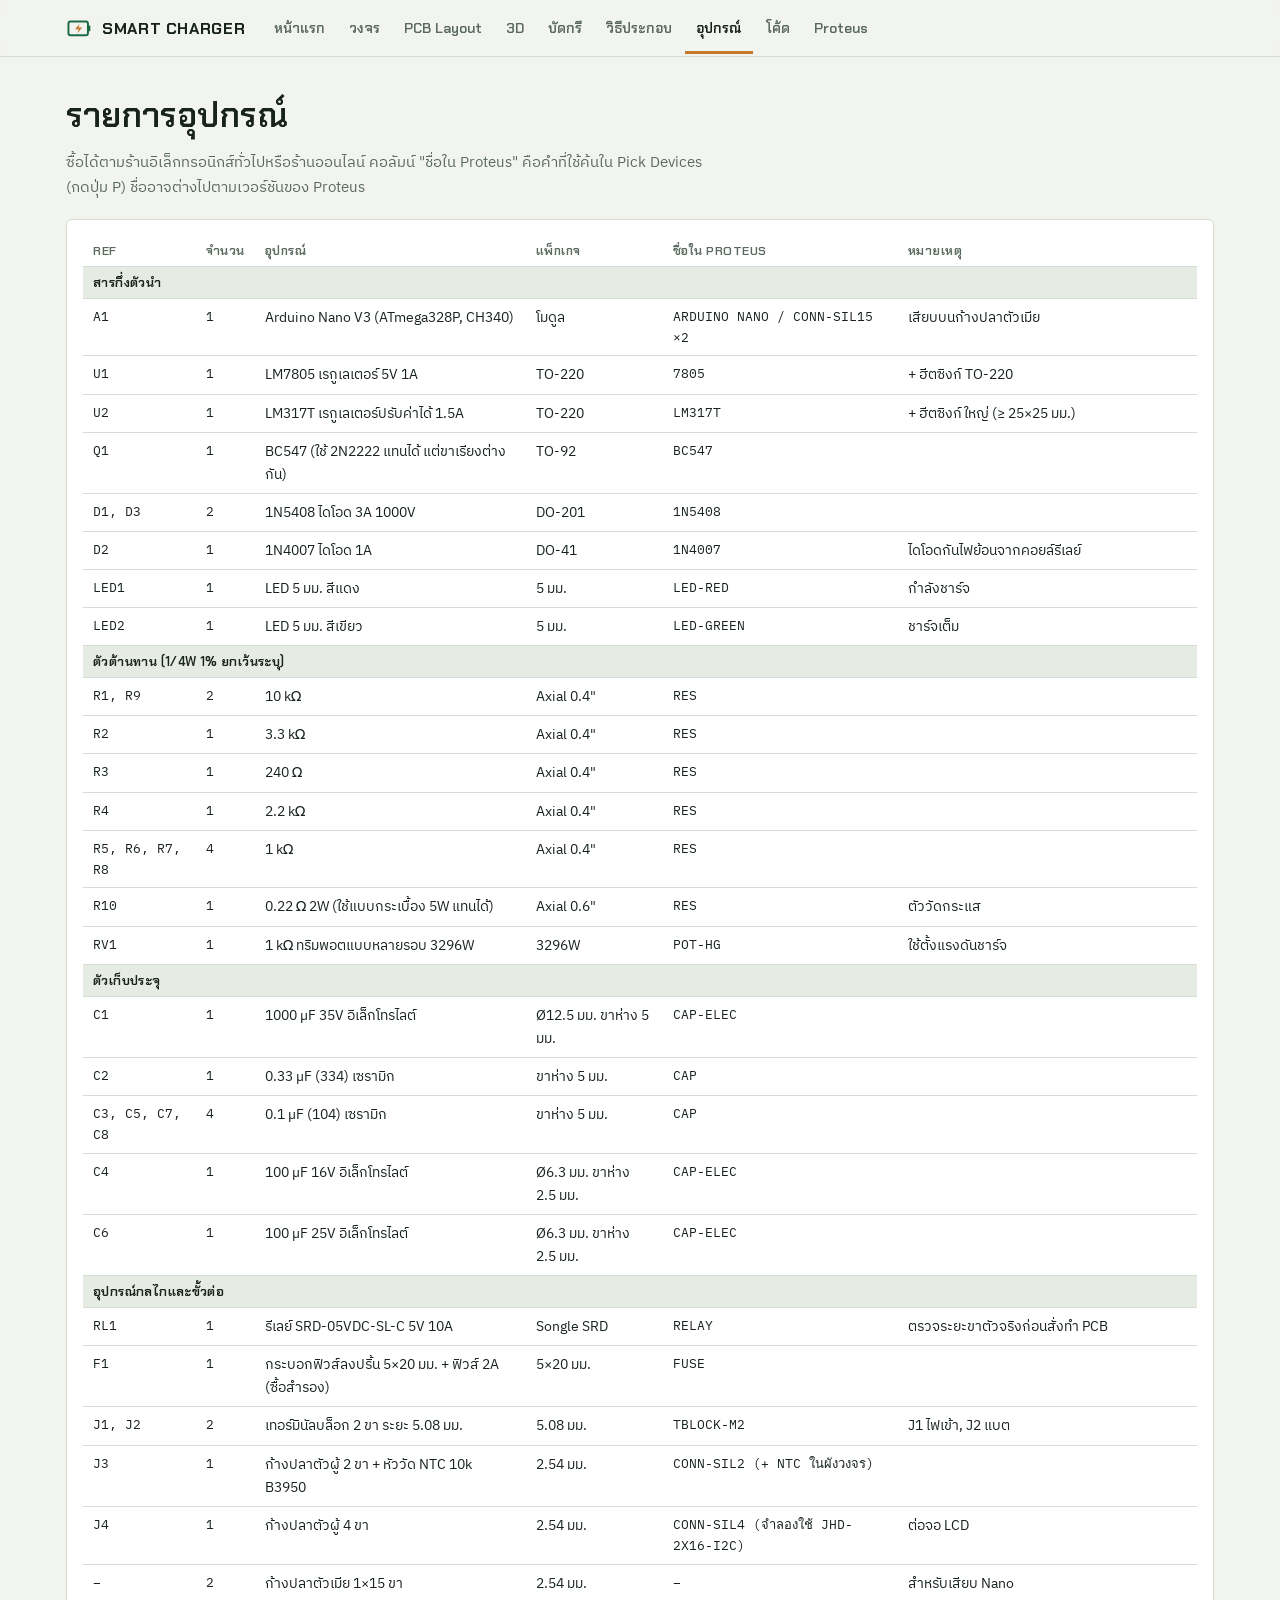
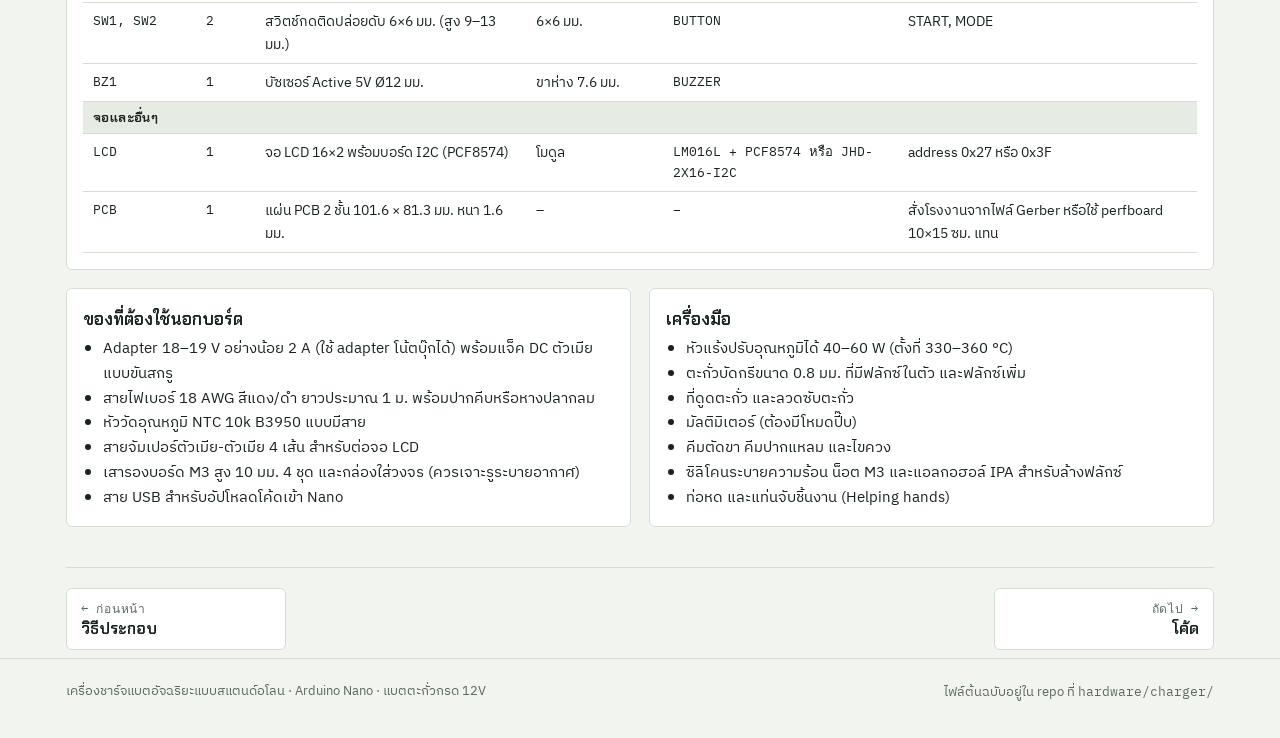
<file: software/static/charger/bom.html>
<!doctype html>
<html lang="th">
<head>
<meta charset="utf-8">
<meta name="viewport" content="width=device-width,initial-scale=1">
<title>รายการอุปกรณ์ · Smart Charger</title>
<meta name="description" content="เครื่องชาร์จแบตตะกั่วกรด 12V แบบสแตนด์อโลน ใช้ Arduino Nano">
<link rel="icon" href="data:image/svg+xml,%3Csvg xmlns='http://www.w3.org/2000/svg' viewBox='0 0 32 32'%3E%3Crect x='3' y='8' width='24' height='17' rx='2.5' fill='none' stroke='%231d6b45' stroke-width='2.4'/%3E%3Crect x='27' y='13' width='3' height='7' rx='1' fill='%231d6b45'/%3E%3Cpath d='M16.5 11 11 17.5h4.5L14 22.5l6-7h-4.5z' fill='%23c47a2c'/%3E%3C/svg%3E">
<link rel="preconnect" href="https://fonts.googleapis.com">
<link rel="preconnect" href="https://fonts.gstatic.com" crossorigin>
<link rel="stylesheet" href="https://fonts.googleapis.com/css2?family=Chakra+Petch:wght@500;600;700&family=IBM+Plex+Sans+Thai:wght@400;500;600&family=IBM+Plex+Mono:wght@400;500&display=swap">
<link rel="stylesheet" href="assets/site.css">
</head>
<body>
<header class="site"><div class="wrap"><a class="brand" href="index.html"><svg viewBox="0 0 32 32" aria-hidden="true"><rect x="3" y="8" width="24" height="17" rx="2.5" fill="none" stroke="var(--accent)" stroke-width="2.4"/><rect x="27" y="13" width="3" height="7" rx="1" fill="var(--accent)"/><path d="M16.5 11 11 17.5h4.5L14 22.5l6-7h-4.5z" fill="var(--copper)"/></svg>SMART CHARGER</a><nav class="site" aria-label="เมนูหลัก"><a href="index.html">หน้าแรก</a><a href="schematic.html">วงจร</a><a href="pcb.html">PCB Layout</a><a href="3d.html">3D</a><a href="solder.html">บัดกรี</a><a href="build.html">วิธีประกอบ</a><a href="bom.html">อุปกรณ์</a><a href="code.html">โค้ด</a><a href="proteus.html">Proteus</a></nav></div></header>
<div class="wrap">
<main class="page">
  <div>
    <h2>รายการอุปกรณ์</h2>
    <p class="lead">ซื้อได้ตามร้านอิเล็กทรอนิกส์ทั่วไปหรือร้านออนไลน์ คอลัมน์ "ชื่อใน Proteus" คือคำที่ใช้ค้นใน Pick Devices (กดปุ่ม P) ชื่ออาจต่างไปตามเวอร์ชันของ Proteus</p>
  </div>
  <div class="panel scroll"><table id="bomTbl"></table></div>
  <div class="grid2">
    <div class="panel"><h3>ของที่ต้องใช้นอกบอร์ด</h3><ul class="tight">
      <li>Adapter 18–19 V อย่างน้อย 2 A (ใช้ adapter โน้ตบุ๊กได้) พร้อมแจ็ค DC ตัวเมียแบบขันสกรู</li>
      <li>สายไฟเบอร์ 18 AWG สีแดง/ดำ ยาวประมาณ 1 ม. พร้อมปากคีบหรือหางปลากลม</li>
      <li>หัววัดอุณหภูมิ NTC 10k B3950 แบบมีสาย</li>
      <li>สายจัมเปอร์ตัวเมีย-ตัวเมีย 4 เส้น สำหรับต่อจอ LCD</li>
      <li>เสารองบอร์ด M3 สูง 10 มม. 4 ชุด และกล่องใส่วงจร (ควรเจาะรูระบายอากาศ)</li>
      <li>สาย USB สำหรับอัปโหลดโค้ดเข้า Nano</li>
    </ul></div>
    <div class="panel"><h3>เครื่องมือ</h3><ul class="tight">
      <li>หัวแร้งปรับอุณหภูมิได้ 40–60 W (ตั้งที่ 330–360 °C)</li>
      <li>ตะกั่วบัดกรีขนาด 0.8 มม. ที่มีฟลักซ์ในตัว และฟลักซ์เพิ่ม</li>
      <li>ที่ดูดตะกั่ว และลวดซับตะกั่ว</li>
      <li>มัลติมิเตอร์ (ต้องมีโหมดปี๊บ)</li>
      <li>คีมตัดขา คีมปากแหลม และไขควง</li>
      <li>ซิลิโคนระบายความร้อน น็อต M3 และแอลกอฮอล์ IPA สำหรับล้างฟลักซ์</li>
      <li>ท่อหด และแท่นจับชิ้นงาน (Helping hands)</li>
    </ul></div>
  </div>
</main>
<nav class="pager" aria-label="หน้าก่อนหน้าและถัดไป"><a href="build.html"><small>← ก่อนหน้า</small>วิธีประกอบ</a><a class="next" href="code.html"><small>ถัดไป →</small>โค้ด</a></nav>
</div>
<footer class="site"><div class="wrap"><span>เครื่องชาร์จแบตอัจฉริยะแบบสแตนด์อโลน · Arduino Nano · แบตตะกั่วกรด 12V</span><span>ไฟล์ต้นฉบับอยู่ใน repo ที่ <span class="mono">hardware/charger/</span></span></div></footer>
<script src="assets/data.js"></script>

<script src="assets/app.js"></script>
</body>
</html>
</file>
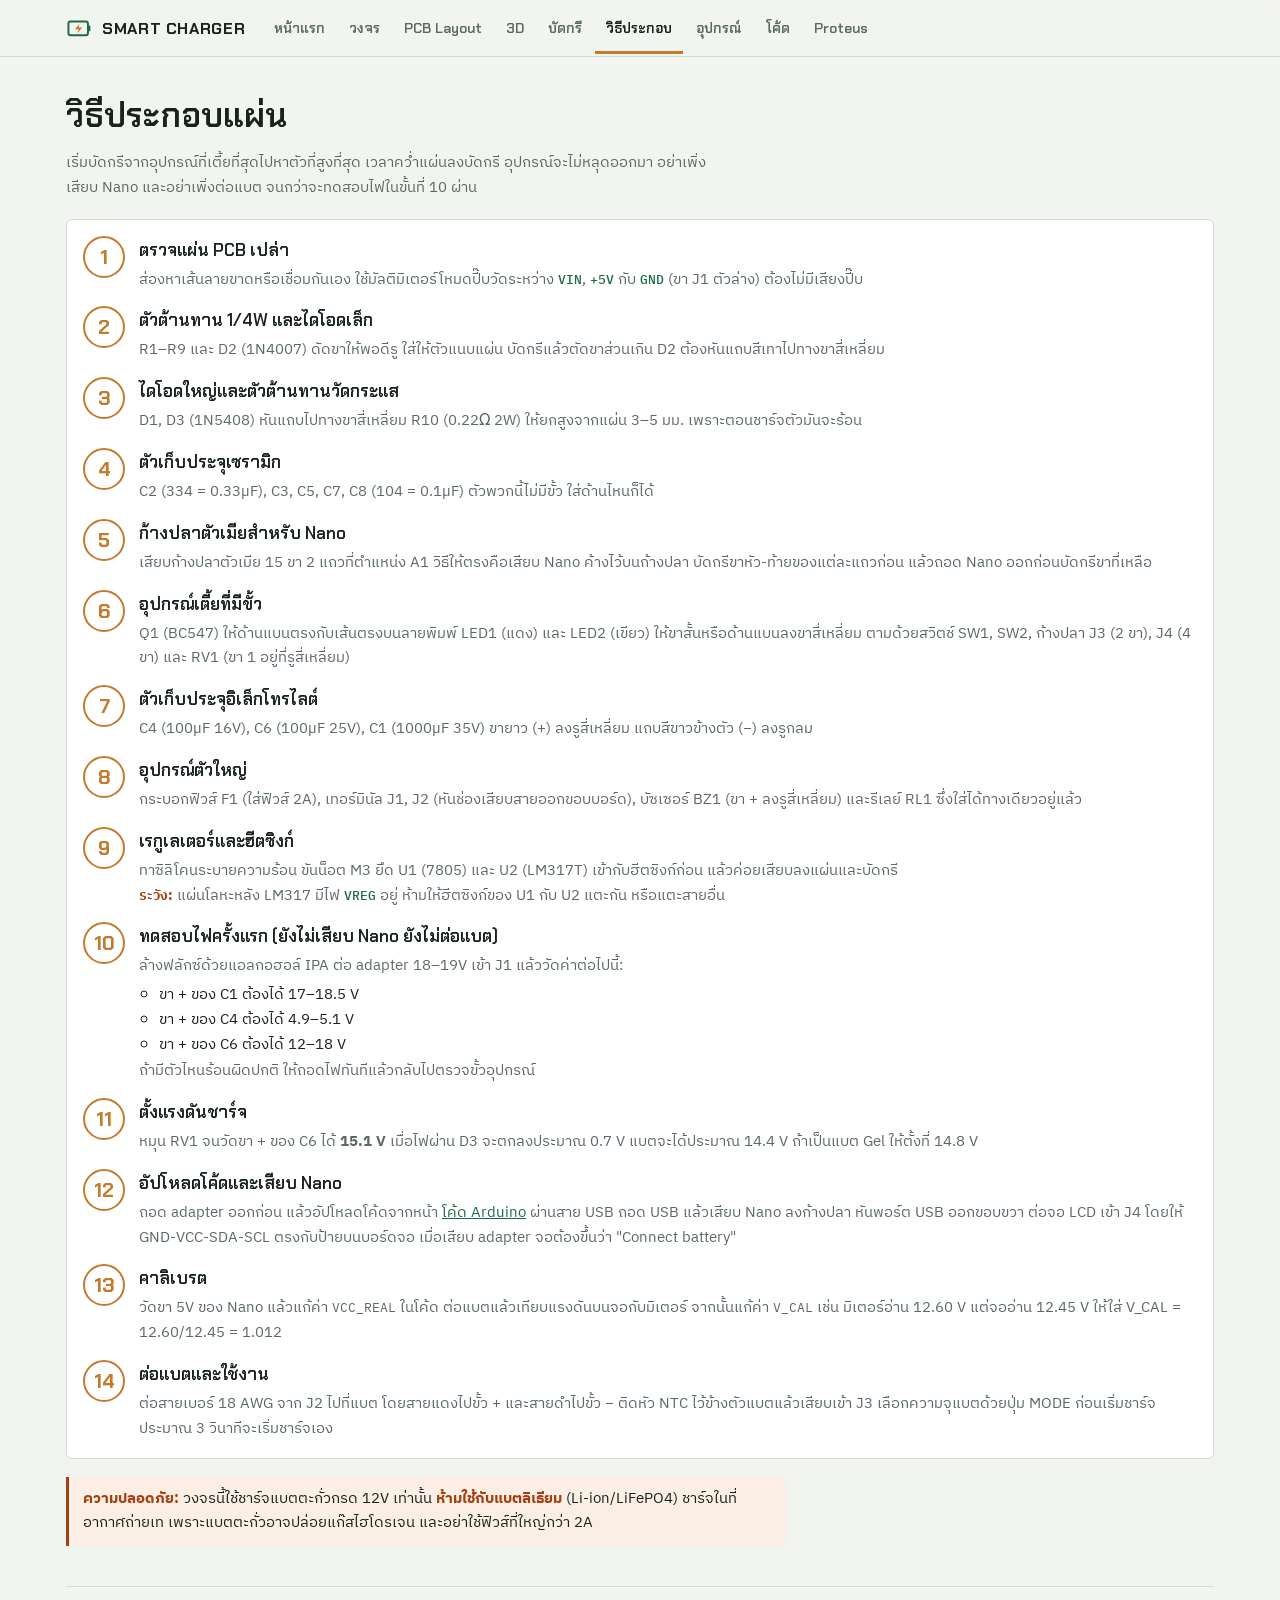
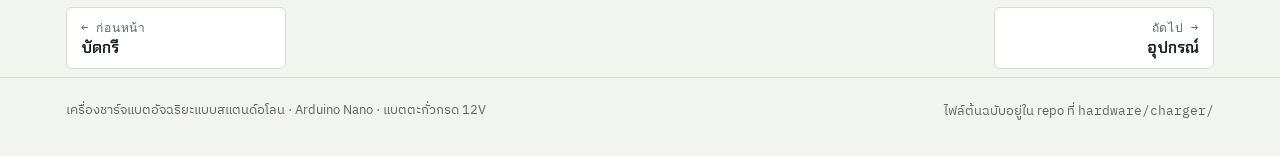
<file: software/static/charger/build.html>
<!doctype html>
<html lang="th">
<head>
<meta charset="utf-8">
<meta name="viewport" content="width=device-width,initial-scale=1">
<title>วิธีประกอบ · Smart Charger</title>
<meta name="description" content="เครื่องชาร์จแบตตะกั่วกรด 12V แบบสแตนด์อโลน ใช้ Arduino Nano">
<link rel="icon" href="data:image/svg+xml,%3Csvg xmlns='http://www.w3.org/2000/svg' viewBox='0 0 32 32'%3E%3Crect x='3' y='8' width='24' height='17' rx='2.5' fill='none' stroke='%231d6b45' stroke-width='2.4'/%3E%3Crect x='27' y='13' width='3' height='7' rx='1' fill='%231d6b45'/%3E%3Cpath d='M16.5 11 11 17.5h4.5L14 22.5l6-7h-4.5z' fill='%23c47a2c'/%3E%3C/svg%3E">
<link rel="preconnect" href="https://fonts.googleapis.com">
<link rel="preconnect" href="https://fonts.gstatic.com" crossorigin>
<link rel="stylesheet" href="https://fonts.googleapis.com/css2?family=Chakra+Petch:wght@500;600;700&family=IBM+Plex+Sans+Thai:wght@400;500;600&family=IBM+Plex+Mono:wght@400;500&display=swap">
<link rel="stylesheet" href="assets/site.css">
</head>
<body>
<header class="site"><div class="wrap"><a class="brand" href="index.html"><svg viewBox="0 0 32 32" aria-hidden="true"><rect x="3" y="8" width="24" height="17" rx="2.5" fill="none" stroke="var(--accent)" stroke-width="2.4"/><rect x="27" y="13" width="3" height="7" rx="1" fill="var(--accent)"/><path d="M16.5 11 11 17.5h4.5L14 22.5l6-7h-4.5z" fill="var(--copper)"/></svg>SMART CHARGER</a><nav class="site" aria-label="เมนูหลัก"><a href="index.html">หน้าแรก</a><a href="schematic.html">วงจร</a><a href="pcb.html">PCB Layout</a><a href="3d.html">3D</a><a href="solder.html">บัดกรี</a><a href="build.html">วิธีประกอบ</a><a href="bom.html">อุปกรณ์</a><a href="code.html">โค้ด</a><a href="proteus.html">Proteus</a></nav></div></header>
<div class="wrap">
<main class="page">
  <div>
    <h2>วิธีประกอบแผ่น</h2>
    <p class="lead">เริ่มบัดกรีจากอุปกรณ์ที่เตี้ยที่สุดไปหาตัวที่สูงที่สุด เวลาคว่ำแผ่นลงบัดกรี อุปกรณ์จะไม่หลุดออกมา อย่าเพิ่งเสียบ Nano และอย่าเพิ่งต่อแบต จนกว่าจะทดสอบไฟในขั้นที่ 10 ผ่าน</p>
  </div>
  <div class="panel">
  <ol class="steps">
    <li><div><h3>ตรวจแผ่น PCB เปล่า</h3><p>ส่องหาเส้นลายขาดหรือเชื่อมกันเอง ใช้มัลติมิเตอร์โหมดปี๊บวัดระหว่าง <span class="net">VIN</span>, <span class="net">+5V</span> กับ <span class="net">GND</span> (ขา J1 ตัวล่าง) ต้องไม่มีเสียงปี๊บ</p></div></li>
    <li><div><h3>ตัวต้านทาน 1/4W และไดโอดเล็ก</h3><p>R1–R9 และ D2 (1N4007) ดัดขาให้พอดีรู ใส่ให้ตัวแนบแผ่น บัดกรีแล้วตัดขาส่วนเกิน D2 ต้องหันแถบสีเทาไปทางขาสี่เหลี่ยม</p></div></li>
    <li><div><h3>ไดโอดใหญ่และตัวต้านทานวัดกระแส</h3><p>D1, D3 (1N5408) หันแถบไปทางขาสี่เหลี่ยม R10 (0.22Ω 2W) ให้ยกสูงจากแผ่น 3–5 มม. เพราะตอนชาร์จตัวมันจะร้อน</p></div></li>
    <li><div><h3>ตัวเก็บประจุเซรามิก</h3><p>C2 (334 = 0.33µF), C3, C5, C7, C8 (104 = 0.1µF) ตัวพวกนี้ไม่มีขั้ว ใส่ด้านไหนก็ได้</p></div></li>
    <li><div><h3>ก้างปลาตัวเมียสำหรับ Nano</h3><p>เสียบก้างปลาตัวเมีย 15 ขา 2 แถวที่ตำแหน่ง A1 วิธีให้ตรงคือเสียบ Nano ค้างไว้บนก้างปลา บัดกรีขาหัว-ท้ายของแต่ละแถวก่อน แล้วถอด Nano ออกก่อนบัดกรีขาที่เหลือ</p></div></li>
    <li><div><h3>อุปกรณ์เตี้ยที่มีขั้ว</h3><p>Q1 (BC547) ให้ด้านแบนตรงกับเส้นตรงบนลายพิมพ์ LED1 (แดง) และ LED2 (เขียว) ให้ขาสั้นหรือด้านแบนลงขาสี่เหลี่ยม ตามด้วยสวิตช์ SW1, SW2, ก้างปลา J3 (2 ขา), J4 (4 ขา) และ RV1 (ขา 1 อยู่ที่รูสี่เหลี่ยม)</p></div></li>
    <li><div><h3>ตัวเก็บประจุอิเล็กโทรไลต์</h3><p>C4 (100µF 16V), C6 (100µF 25V), C1 (1000µF 35V) ขายาว (+) ลงรูสี่เหลี่ยม แถบสีขาวข้างตัว (−) ลงรูกลม</p></div></li>
    <li><div><h3>อุปกรณ์ตัวใหญ่</h3><p>กระบอกฟิวส์ F1 (ใส่ฟิวส์ 2A), เทอร์มินัล J1, J2 (หันช่องเสียบสายออกขอบบอร์ด), บัซเซอร์ BZ1 (ขา + ลงรูสี่เหลี่ยม) และรีเลย์ RL1 ซึ่งใส่ได้ทางเดียวอยู่แล้ว</p></div></li>
    <li><div><h3>เรกูเลเตอร์และฮีตซิงก์</h3><p>ทาซิลิโคนระบายความร้อน ขันน็อต M3 ยึด U1 (7805) และ U2 (LM317T) เข้ากับฮีตซิงก์ก่อน แล้วค่อยเสียบลงแผ่นและบัดกรี
      <br><b class="pol">ระวัง:</b> แผ่นโลหะหลัง LM317 มีไฟ <span class="net">VREG</span> อยู่ ห้ามให้ฮีตซิงก์ของ U1 กับ U2 แตะกัน หรือแตะสายอื่น</p></div></li>
    <li><div><h3>ทดสอบไฟครั้งแรก (ยังไม่เสียบ Nano ยังไม่ต่อแบต)</h3><p>ล้างฟลักซ์ด้วยแอลกอฮอล์ IPA ต่อ adapter 18–19V เข้า J1 แล้ววัดค่าต่อไปนี้:</p>
      <ul class="tight"><li>ขา + ของ C1 ต้องได้ 17–18.5 V</li><li>ขา + ของ C4 ต้องได้ 4.9–5.1 V</li><li>ขา + ของ C6 ต้องได้ 12–18 V</li></ul>
      <p>ถ้ามีตัวไหนร้อนผิดปกติ ให้ถอดไฟทันทีแล้วกลับไปตรวจขั้วอุปกรณ์</p></div></li>
    <li><div><h3>ตั้งแรงดันชาร์จ</h3><p>หมุน RV1 จนวัดขา + ของ C6 ได้ <b>15.1 V</b> เมื่อไฟผ่าน D3 จะตกลงประมาณ 0.7 V แบตจะได้ประมาณ 14.4 V ถ้าเป็นแบต Gel ให้ตั้งที่ 14.8 V</p></div></li>
    <li><div><h3>อัปโหลดโค้ดและเสียบ Nano</h3><p>ถอด adapter ออกก่อน แล้วอัปโหลดโค้ดจากหน้า <a href="code.html">โค้ด Arduino</a> ผ่านสาย USB ถอด USB แล้วเสียบ Nano ลงก้างปลา หันพอร์ต USB ออกขอบขวา ต่อจอ LCD เข้า J4 โดยให้ GND-VCC-SDA-SCL ตรงกับป้ายบนบอร์ดจอ เมื่อเสียบ adapter จอต้องขึ้นว่า "Connect battery"</p></div></li>
    <li><div><h3>คาลิเบรต</h3><p>วัดขา 5V ของ Nano แล้วแก้ค่า <span class="mono">VCC_REAL</span> ในโค้ด ต่อแบตแล้วเทียบแรงดันบนจอกับมิเตอร์ จากนั้นแก้ค่า <span class="mono">V_CAL</span> เช่น มิเตอร์อ่าน 12.60 V แต่จออ่าน 12.45 V ให้ใส่ V_CAL = 12.60/12.45 = 1.012</p></div></li>
    <li><div><h3>ต่อแบตและใช้งาน</h3><p>ต่อสายเบอร์ 18 AWG จาก J2 ไปที่แบต โดยสายแดงไปขั้ว + และสายดำไปขั้ว − ติดหัว NTC ไว้ข้างตัวแบตแล้วเสียบเข้า J3 เลือกความจุแบตด้วยปุ่ม MODE ก่อนเริ่มชาร์จ ประมาณ 3 วินาทีจะเริ่มชาร์จเอง</p></div></li>
  </ol>
  </div>
  <div class="note"><b>ความปลอดภัย:</b> วงจรนี้ใช้ชาร์จแบตตะกั่วกรด 12V เท่านั้น <b>ห้ามใช้กับแบตลิเธียม</b> (Li-ion/LiFePO4) ชาร์จในที่อากาศถ่ายเท เพราะแบตตะกั่วอาจปล่อยแก๊สไฮโดรเจน และอย่าใช้ฟิวส์ที่ใหญ่กว่า 2A</div>
</main>
<nav class="pager" aria-label="หน้าก่อนหน้าและถัดไป"><a href="solder.html"><small>← ก่อนหน้า</small>บัดกรี</a><a class="next" href="bom.html"><small>ถัดไป →</small>อุปกรณ์</a></nav>
</div>
<footer class="site"><div class="wrap"><span>เครื่องชาร์จแบตอัจฉริยะแบบสแตนด์อโลน · Arduino Nano · แบตตะกั่วกรด 12V</span><span>ไฟล์ต้นฉบับอยู่ใน repo ที่ <span class="mono">hardware/charger/</span></span></div></footer>
<script src="assets/data.js"></script>

<script src="assets/app.js"></script>
</body>
</html>
</file>
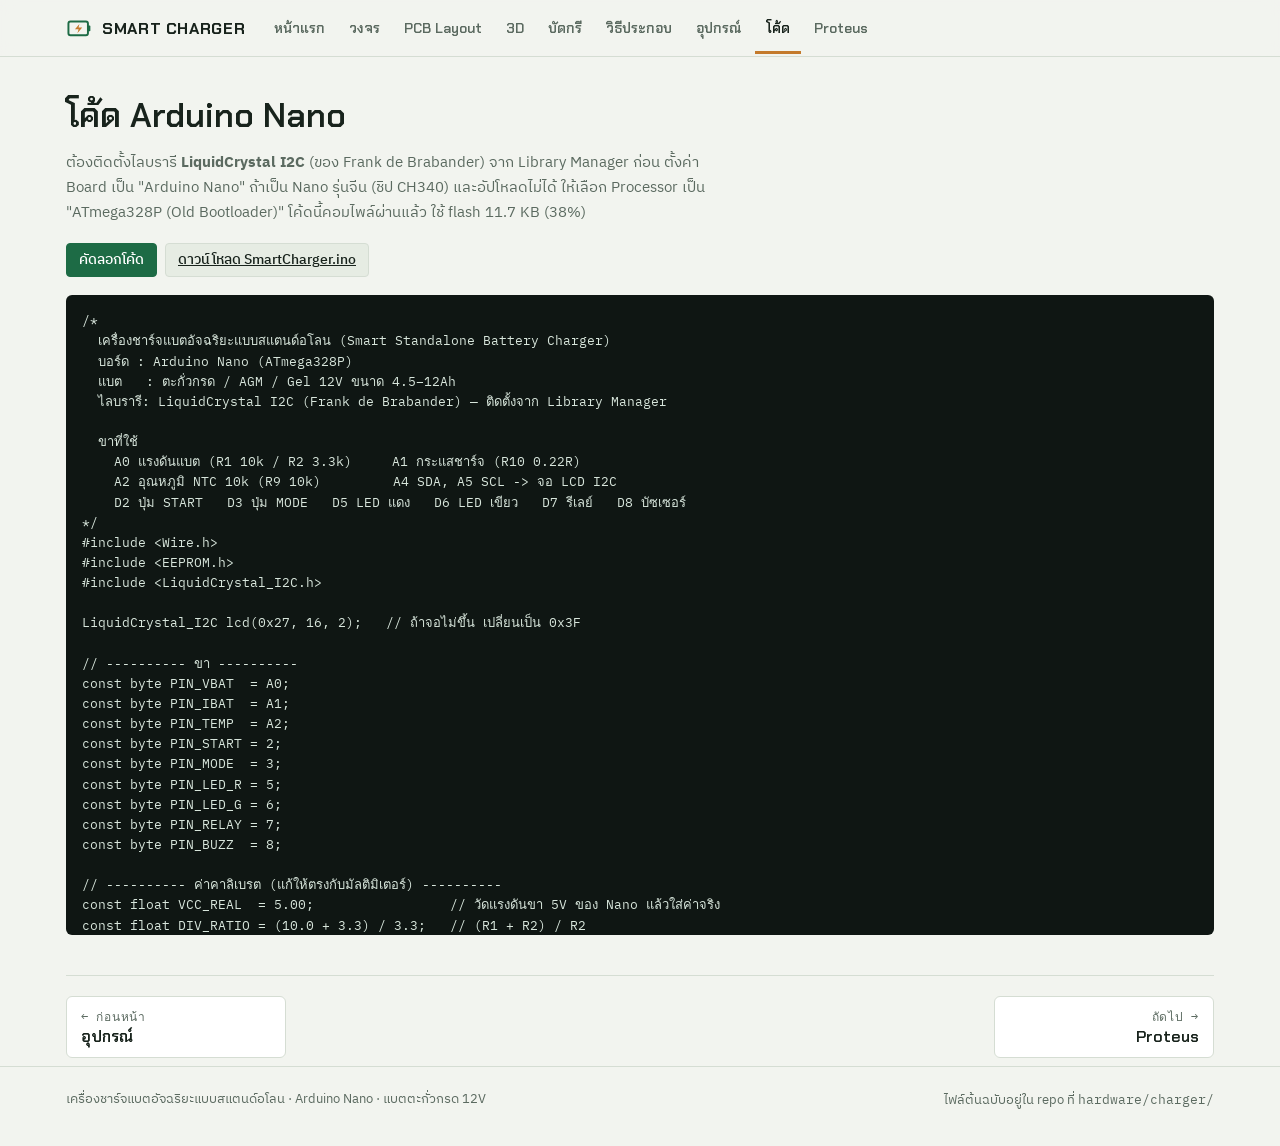
<file: software/static/charger/code.html>
<!doctype html>
<html lang="th">
<head>
<meta charset="utf-8">
<meta name="viewport" content="width=device-width,initial-scale=1">
<title>โค้ด Arduino · Smart Charger</title>
<meta name="description" content="เครื่องชาร์จแบตตะกั่วกรด 12V แบบสแตนด์อโลน ใช้ Arduino Nano">
<link rel="icon" href="data:image/svg+xml,%3Csvg xmlns='http://www.w3.org/2000/svg' viewBox='0 0 32 32'%3E%3Crect x='3' y='8' width='24' height='17' rx='2.5' fill='none' stroke='%231d6b45' stroke-width='2.4'/%3E%3Crect x='27' y='13' width='3' height='7' rx='1' fill='%231d6b45'/%3E%3Cpath d='M16.5 11 11 17.5h4.5L14 22.5l6-7h-4.5z' fill='%23c47a2c'/%3E%3C/svg%3E">
<link rel="preconnect" href="https://fonts.googleapis.com">
<link rel="preconnect" href="https://fonts.gstatic.com" crossorigin>
<link rel="stylesheet" href="https://fonts.googleapis.com/css2?family=Chakra+Petch:wght@500;600;700&family=IBM+Plex+Sans+Thai:wght@400;500;600&family=IBM+Plex+Mono:wght@400;500&display=swap">
<link rel="stylesheet" href="assets/site.css">
</head>
<body>
<header class="site"><div class="wrap"><a class="brand" href="index.html"><svg viewBox="0 0 32 32" aria-hidden="true"><rect x="3" y="8" width="24" height="17" rx="2.5" fill="none" stroke="var(--accent)" stroke-width="2.4"/><rect x="27" y="13" width="3" height="7" rx="1" fill="var(--accent)"/><path d="M16.5 11 11 17.5h4.5L14 22.5l6-7h-4.5z" fill="var(--copper)"/></svg>SMART CHARGER</a><nav class="site" aria-label="เมนูหลัก"><a href="index.html">หน้าแรก</a><a href="schematic.html">วงจร</a><a href="pcb.html">PCB Layout</a><a href="3d.html">3D</a><a href="solder.html">บัดกรี</a><a href="build.html">วิธีประกอบ</a><a href="bom.html">อุปกรณ์</a><a href="code.html">โค้ด</a><a href="proteus.html">Proteus</a></nav></div></header>
<div class="wrap">
<main class="page">
  <div>
    <h2>โค้ด Arduino Nano</h2>
    <p class="lead">ต้องติดตั้งไลบรารี <b>LiquidCrystal I2C</b> (ของ Frank de Brabander) จาก Library Manager ก่อน ตั้งค่า Board เป็น "Arduino Nano" ถ้าเป็น Nano รุ่นจีน (ชิป CH340) และอัปโหลดไม่ได้ ให้เลือก Processor เป็น "ATmega328P (Old Bootloader)" โค้ดนี้คอมไพล์ผ่านแล้ว ใช้ flash 11.7 KB (38%)</p>
  </div>
  <div class="toolbar"><button class="btn primary" id="copyCode">คัดลอกโค้ด</button><a class="btn" href="SmartCharger.ino" download>ดาวน์โหลด SmartCharger.ino</a><span id="copyMsg" class="mono" style="color:var(--muted)"></span></div>
  <pre class="code" id="codeBox"></pre>
</main>
<nav class="pager" aria-label="หน้าก่อนหน้าและถัดไป"><a href="bom.html"><small>← ก่อนหน้า</small>อุปกรณ์</a><a class="next" href="proteus.html"><small>ถัดไป →</small>Proteus</a></nav>
</div>
<footer class="site"><div class="wrap"><span>เครื่องชาร์จแบตอัจฉริยะแบบสแตนด์อโลน · Arduino Nano · แบตตะกั่วกรด 12V</span><span>ไฟล์ต้นฉบับอยู่ใน repo ที่ <span class="mono">hardware/charger/</span></span></div></footer>
<script src="assets/data.js"></script>

<script src="assets/app.js"></script>
</body>
</html>
</file>
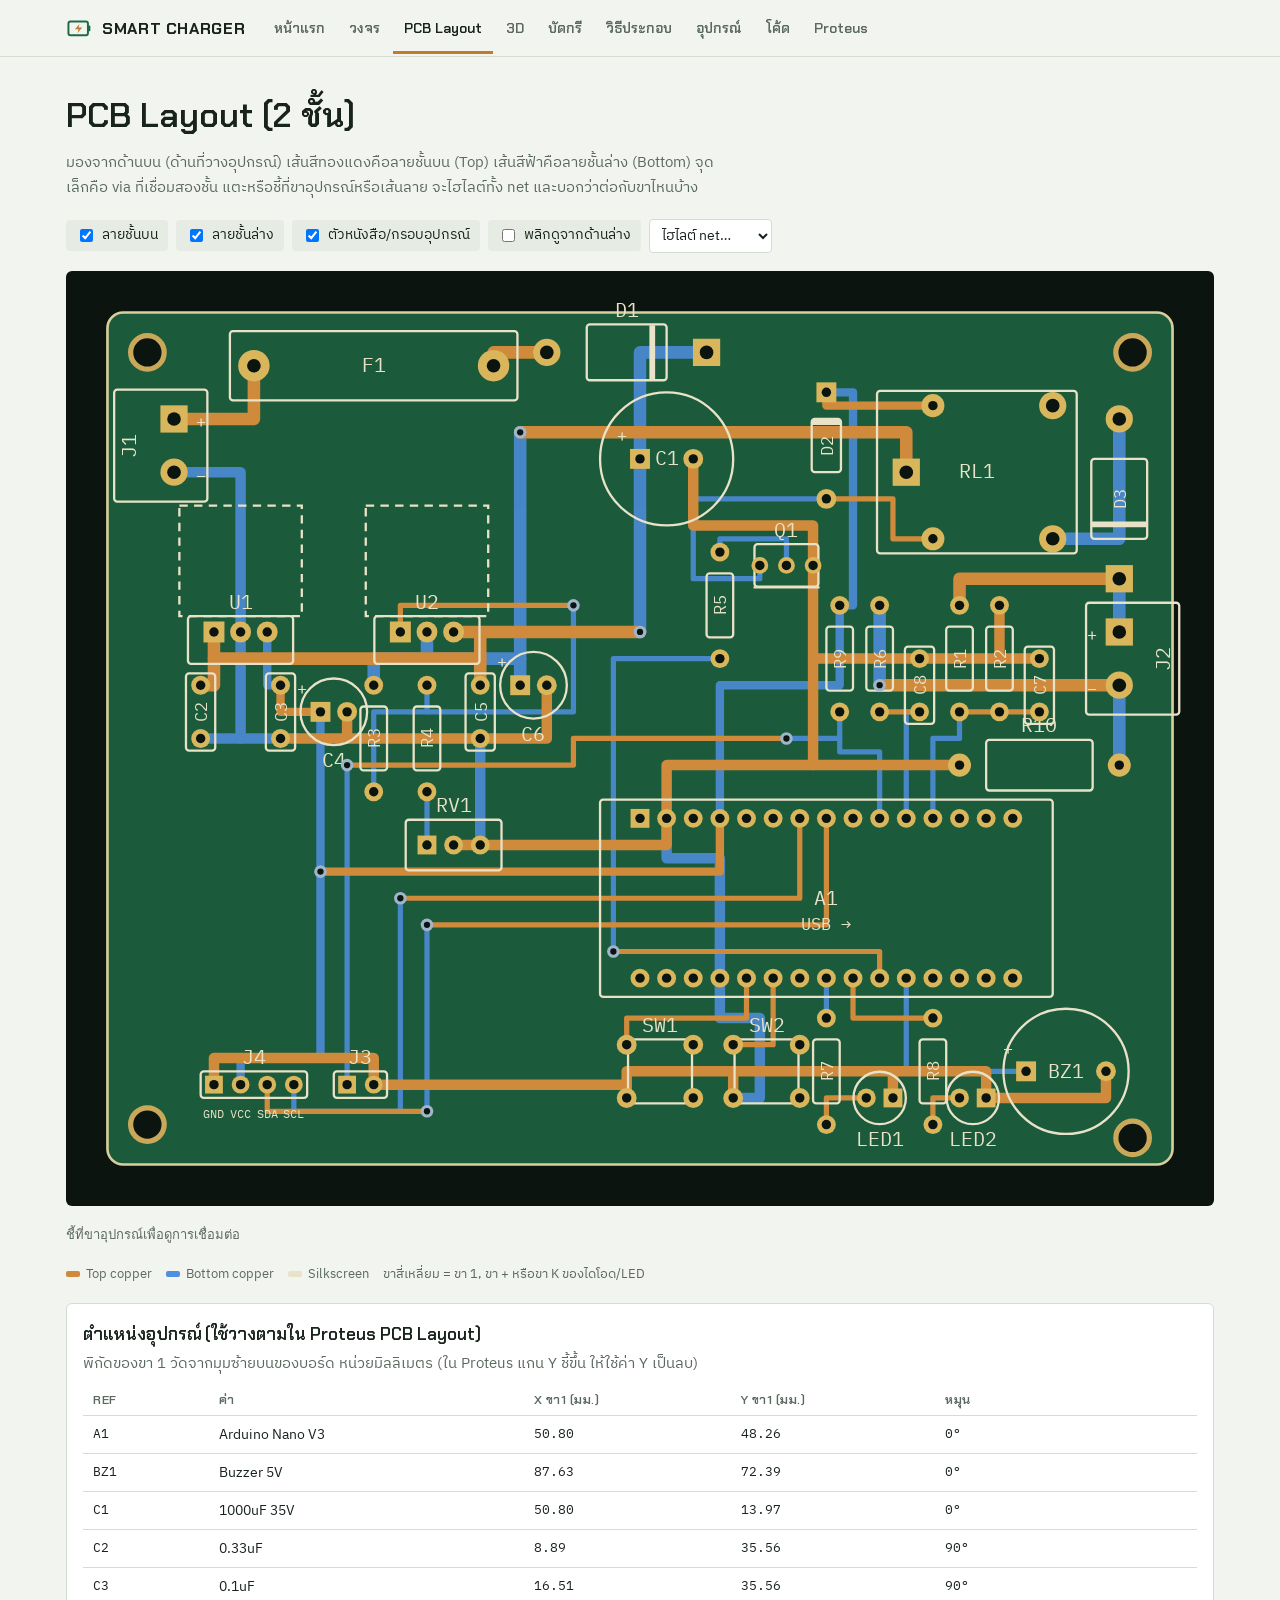
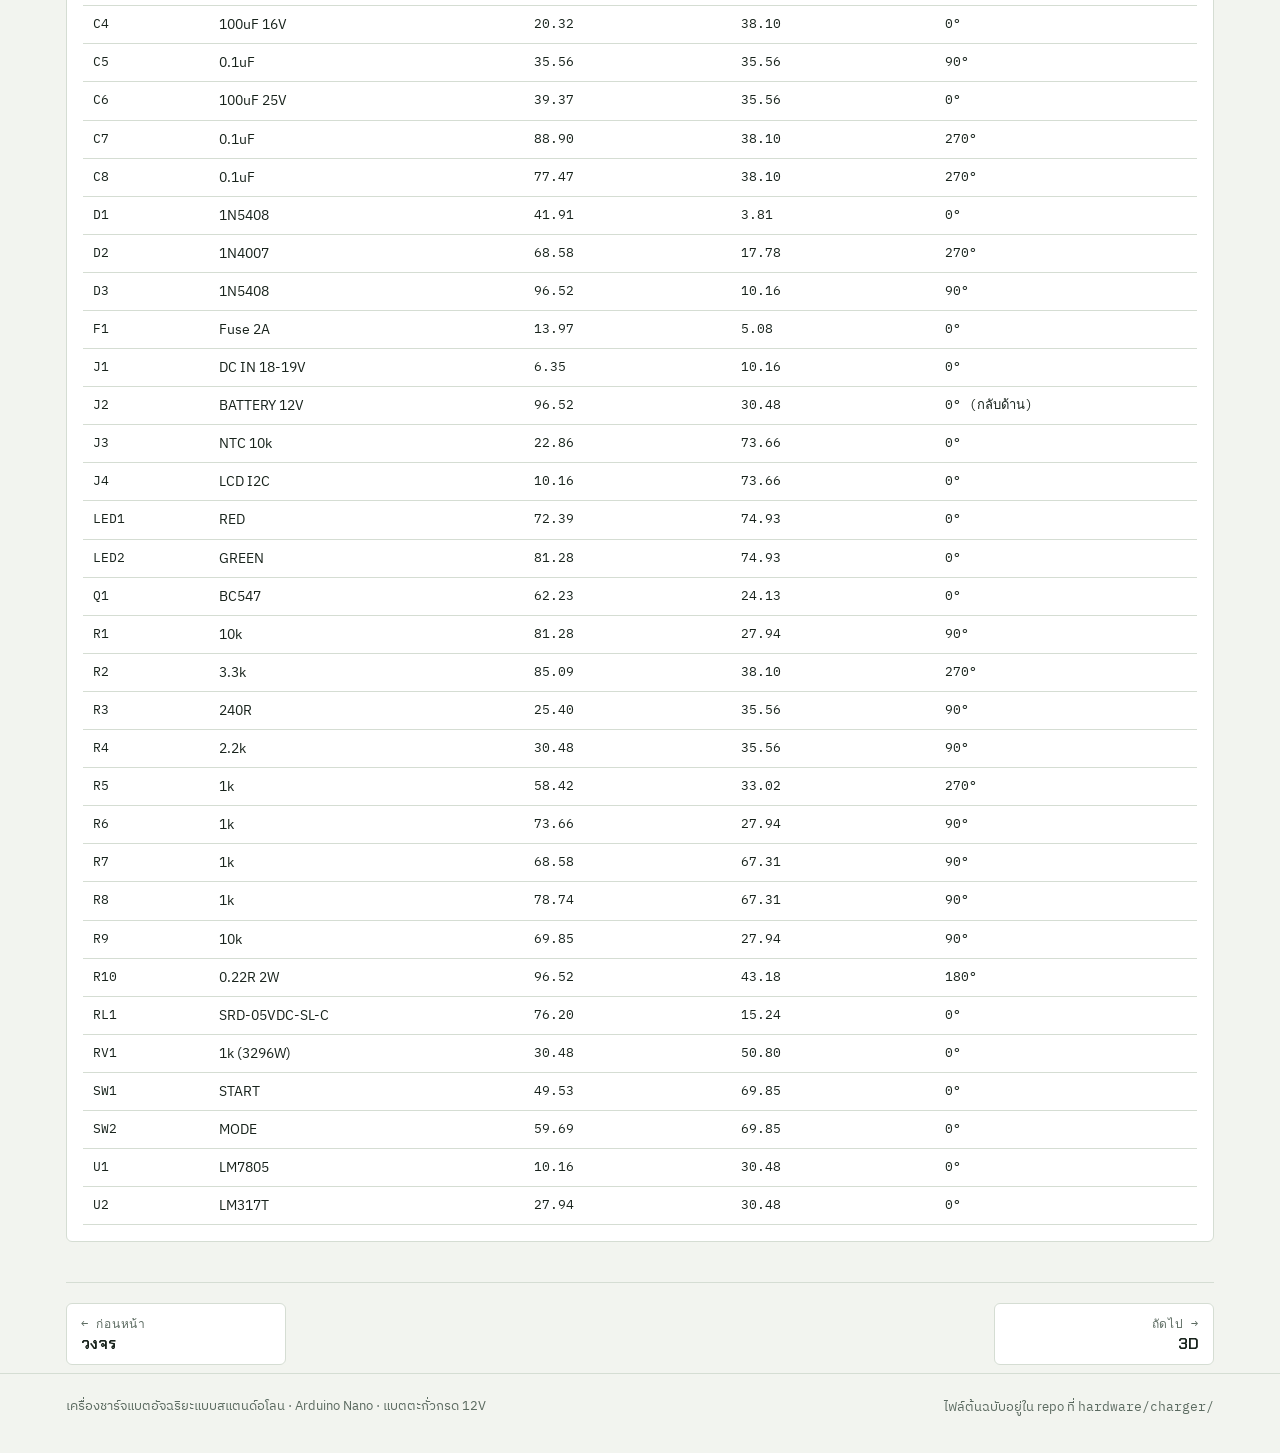
<file: software/static/charger/pcb.html>
<!doctype html>
<html lang="th">
<head>
<meta charset="utf-8">
<meta name="viewport" content="width=device-width,initial-scale=1">
<title>PCB Layout · Smart Charger</title>
<meta name="description" content="เครื่องชาร์จแบตตะกั่วกรด 12V แบบสแตนด์อโลน ใช้ Arduino Nano">
<link rel="icon" href="data:image/svg+xml,%3Csvg xmlns='http://www.w3.org/2000/svg' viewBox='0 0 32 32'%3E%3Crect x='3' y='8' width='24' height='17' rx='2.5' fill='none' stroke='%231d6b45' stroke-width='2.4'/%3E%3Crect x='27' y='13' width='3' height='7' rx='1' fill='%231d6b45'/%3E%3Cpath d='M16.5 11 11 17.5h4.5L14 22.5l6-7h-4.5z' fill='%23c47a2c'/%3E%3C/svg%3E">
<link rel="preconnect" href="https://fonts.googleapis.com">
<link rel="preconnect" href="https://fonts.gstatic.com" crossorigin>
<link rel="stylesheet" href="https://fonts.googleapis.com/css2?family=Chakra+Petch:wght@500;600;700&family=IBM+Plex+Sans+Thai:wght@400;500;600&family=IBM+Plex+Mono:wght@400;500&display=swap">
<link rel="stylesheet" href="assets/site.css">
</head>
<body>
<header class="site"><div class="wrap"><a class="brand" href="index.html"><svg viewBox="0 0 32 32" aria-hidden="true"><rect x="3" y="8" width="24" height="17" rx="2.5" fill="none" stroke="var(--accent)" stroke-width="2.4"/><rect x="27" y="13" width="3" height="7" rx="1" fill="var(--accent)"/><path d="M16.5 11 11 17.5h4.5L14 22.5l6-7h-4.5z" fill="var(--copper)"/></svg>SMART CHARGER</a><nav class="site" aria-label="เมนูหลัก"><a href="index.html">หน้าแรก</a><a href="schematic.html">วงจร</a><a href="pcb.html">PCB Layout</a><a href="3d.html">3D</a><a href="solder.html">บัดกรี</a><a href="build.html">วิธีประกอบ</a><a href="bom.html">อุปกรณ์</a><a href="code.html">โค้ด</a><a href="proteus.html">Proteus</a></nav></div></header>
<div class="wrap">
<main class="page">
  <div>
    <h2>PCB Layout (2 ชั้น)</h2>
    <p class="lead">มองจากด้านบน (ด้านที่วางอุปกรณ์) เส้นสีทองแดงคือลายชั้นบน (Top) เส้นสีฟ้าคือลายชั้นล่าง (Bottom) จุดเล็กคือ via ที่เชื่อมสองชั้น แตะหรือชี้ที่ขาอุปกรณ์หรือเส้นลาย จะไฮไลต์ทั้ง net และบอกว่าต่อกับขาไหนบ้าง</p>
  </div>
  <div class="toolbar">
    <label><input type="checkbox" id="lyTop" checked> ลายชั้นบน</label>
    <label><input type="checkbox" id="lyBot" checked> ลายชั้นล่าง</label>
    <label><input type="checkbox" id="lySilk" checked> ตัวหนังสือ/กรอบอุปกรณ์</label>
    <label><input type="checkbox" id="lyMirror"> พลิกดูจากด้านล่าง</label>
    <select id="netSel" aria-label="เลือก net"><option value="">ไฮไลต์ net…</option></select>
  </div>
  <div id="pcbbox" class="scroll"><div class="pcb-min"><svg id="pcbsvg"></svg></div></div>
  <div id="hover">ชี้ที่ขาอุปกรณ์เพื่อดูการเชื่อมต่อ</div>
  <div class="legend">
    <span><i style="background:#d08a3c"></i>Top copper</span>
    <span><i style="background:#4f8fe0"></i>Bottom copper</span>
    <span><i style="background:#e8e2c8"></i>Silkscreen</span>
    <span>ขาสี่เหลี่ยม = ขา 1, ขา + หรือขา K ของไดโอด/LED</span>
  </div>
  <div class="panel">
    <h3>ตำแหน่งอุปกรณ์ (ใช้วางตามใน Proteus PCB Layout)</h3>
    <p class="lead" style="margin-bottom:8px">พิกัดของขา 1 วัดจากมุมซ้ายบนของบอร์ด หน่วยมิลลิเมตร (ใน Proteus แกน Y ชี้ขึ้น ให้ใช้ค่า Y เป็นลบ)</p>
    <div class="scroll"><table id="placeTbl"></table></div>
  </div>
</main>
<nav class="pager" aria-label="หน้าก่อนหน้าและถัดไป"><a href="schematic.html"><small>← ก่อนหน้า</small>วงจร</a><a class="next" href="3d.html"><small>ถัดไป →</small>3D</a></nav>
</div>
<footer class="site"><div class="wrap"><span>เครื่องชาร์จแบตอัจฉริยะแบบสแตนด์อโลน · Arduino Nano · แบตตะกั่วกรด 12V</span><span>ไฟล์ต้นฉบับอยู่ใน repo ที่ <span class="mono">hardware/charger/</span></span></div></footer>
<script src="assets/data.js"></script>

<script src="assets/app.js"></script>
</body>
</html>
</file>
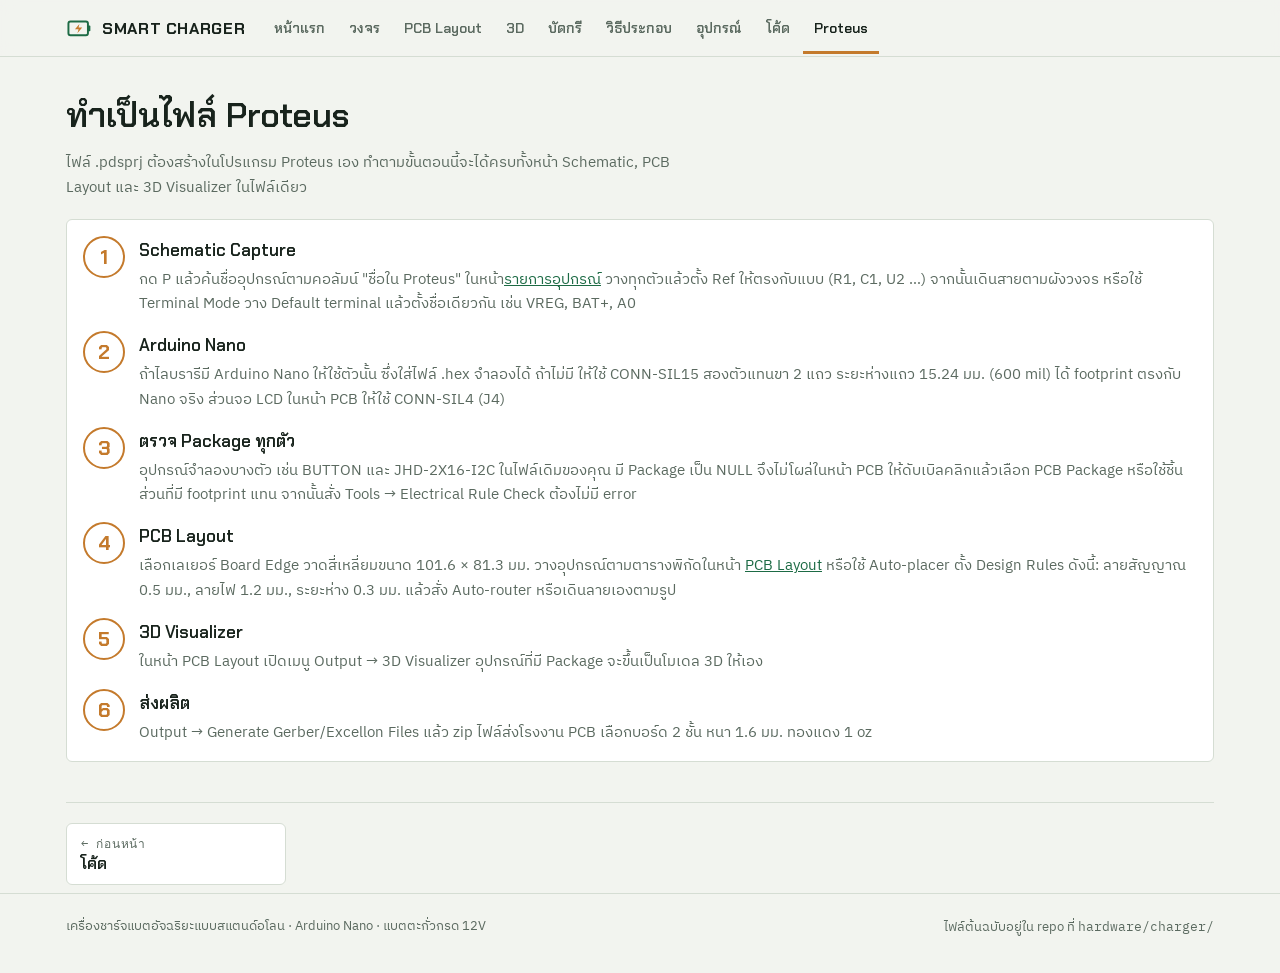
<file: software/static/charger/proteus.html>
<!doctype html>
<html lang="th">
<head>
<meta charset="utf-8">
<meta name="viewport" content="width=device-width,initial-scale=1">
<title>ทำใน Proteus · Smart Charger</title>
<meta name="description" content="เครื่องชาร์จแบตตะกั่วกรด 12V แบบสแตนด์อโลน ใช้ Arduino Nano">
<link rel="icon" href="data:image/svg+xml,%3Csvg xmlns='http://www.w3.org/2000/svg' viewBox='0 0 32 32'%3E%3Crect x='3' y='8' width='24' height='17' rx='2.5' fill='none' stroke='%231d6b45' stroke-width='2.4'/%3E%3Crect x='27' y='13' width='3' height='7' rx='1' fill='%231d6b45'/%3E%3Cpath d='M16.5 11 11 17.5h4.5L14 22.5l6-7h-4.5z' fill='%23c47a2c'/%3E%3C/svg%3E">
<link rel="preconnect" href="https://fonts.googleapis.com">
<link rel="preconnect" href="https://fonts.gstatic.com" crossorigin>
<link rel="stylesheet" href="https://fonts.googleapis.com/css2?family=Chakra+Petch:wght@500;600;700&family=IBM+Plex+Sans+Thai:wght@400;500;600&family=IBM+Plex+Mono:wght@400;500&display=swap">
<link rel="stylesheet" href="assets/site.css">
</head>
<body>
<header class="site"><div class="wrap"><a class="brand" href="index.html"><svg viewBox="0 0 32 32" aria-hidden="true"><rect x="3" y="8" width="24" height="17" rx="2.5" fill="none" stroke="var(--accent)" stroke-width="2.4"/><rect x="27" y="13" width="3" height="7" rx="1" fill="var(--accent)"/><path d="M16.5 11 11 17.5h4.5L14 22.5l6-7h-4.5z" fill="var(--copper)"/></svg>SMART CHARGER</a><nav class="site" aria-label="เมนูหลัก"><a href="index.html">หน้าแรก</a><a href="schematic.html">วงจร</a><a href="pcb.html">PCB Layout</a><a href="3d.html">3D</a><a href="solder.html">บัดกรี</a><a href="build.html">วิธีประกอบ</a><a href="bom.html">อุปกรณ์</a><a href="code.html">โค้ด</a><a href="proteus.html">Proteus</a></nav></div></header>
<div class="wrap">
<main class="page">
  <div>
    <h2>ทำเป็นไฟล์ Proteus</h2>
    <p class="lead">ไฟล์ .pdsprj ต้องสร้างในโปรแกรม Proteus เอง ทำตามขั้นตอนนี้จะได้ครบทั้งหน้า Schematic, PCB Layout และ 3D Visualizer ในไฟล์เดียว</p>
  </div>
  <div class="panel">
  <ol class="steps">
    <li><div><h3>Schematic Capture</h3><p>กด P แล้วค้นชื่ออุปกรณ์ตามคอลัมน์ "ชื่อใน Proteus" ในหน้า<a href="bom.html">รายการอุปกรณ์</a> วางทุกตัวแล้วตั้ง Ref ให้ตรงกับแบบ (R1, C1, U2 …) จากนั้นเดินสายตามผังวงจร หรือใช้ Terminal Mode วาง Default terminal แล้วตั้งชื่อเดียวกัน เช่น VREG, BAT+, A0</p></div></li>
    <li><div><h3>Arduino Nano</h3><p>ถ้าไลบรารีมี Arduino Nano ให้ใช้ตัวนั้น ซึ่งใส่ไฟล์ .hex จำลองได้ ถ้าไม่มี ให้ใช้ CONN-SIL15 สองตัวแทนขา 2 แถว ระยะห่างแถว 15.24 มม. (600 mil) ได้ footprint ตรงกับ Nano จริง ส่วนจอ LCD ในหน้า PCB ให้ใช้ CONN-SIL4 (J4)</p></div></li>
    <li><div><h3>ตรวจ Package ทุกตัว</h3><p>อุปกรณ์จำลองบางตัว เช่น BUTTON และ JHD-2X16-I2C ในไฟล์เดิมของคุณ มี Package เป็น NULL จึงไม่โผล่ในหน้า PCB ให้ดับเบิลคลิกแล้วเลือก PCB Package หรือใช้ชิ้นส่วนที่มี footprint แทน จากนั้นสั่ง Tools → Electrical Rule Check ต้องไม่มี error</p></div></li>
    <li><div><h3>PCB Layout</h3><p>เลือกเลเยอร์ Board Edge วาดสี่เหลี่ยมขนาด 101.6 × 81.3 มม. วางอุปกรณ์ตามตารางพิกัดในหน้า <a href="pcb.html">PCB Layout</a> หรือใช้ Auto-placer ตั้ง Design Rules ดังนี้: ลายสัญญาณ 0.5 มม., ลายไฟ 1.2 มม., ระยะห่าง 0.3 มม. แล้วสั่ง Auto-router หรือเดินลายเองตามรูป</p></div></li>
    <li><div><h3>3D Visualizer</h3><p>ในหน้า PCB Layout เปิดเมนู Output → 3D Visualizer อุปกรณ์ที่มี Package จะขึ้นเป็นโมเดล 3D ให้เอง</p></div></li>
    <li><div><h3>ส่งผลิต</h3><p>Output → Generate Gerber/Excellon Files แล้ว zip ไฟล์ส่งโรงงาน PCB เลือกบอร์ด 2 ชั้น หนา 1.6 มม. ทองแดง 1 oz</p></div></li>
  </ol>
  </div>
</main>
<nav class="pager" aria-label="หน้าก่อนหน้าและถัดไป"><a href="code.html"><small>← ก่อนหน้า</small>โค้ด</a></nav>
</div>
<footer class="site"><div class="wrap"><span>เครื่องชาร์จแบตอัจฉริยะแบบสแตนด์อโลน · Arduino Nano · แบตตะกั่วกรด 12V</span><span>ไฟล์ต้นฉบับอยู่ใน repo ที่ <span class="mono">hardware/charger/</span></span></div></footer>
<script src="assets/data.js"></script>

<script src="assets/app.js"></script>
</body>
</html>
</file>
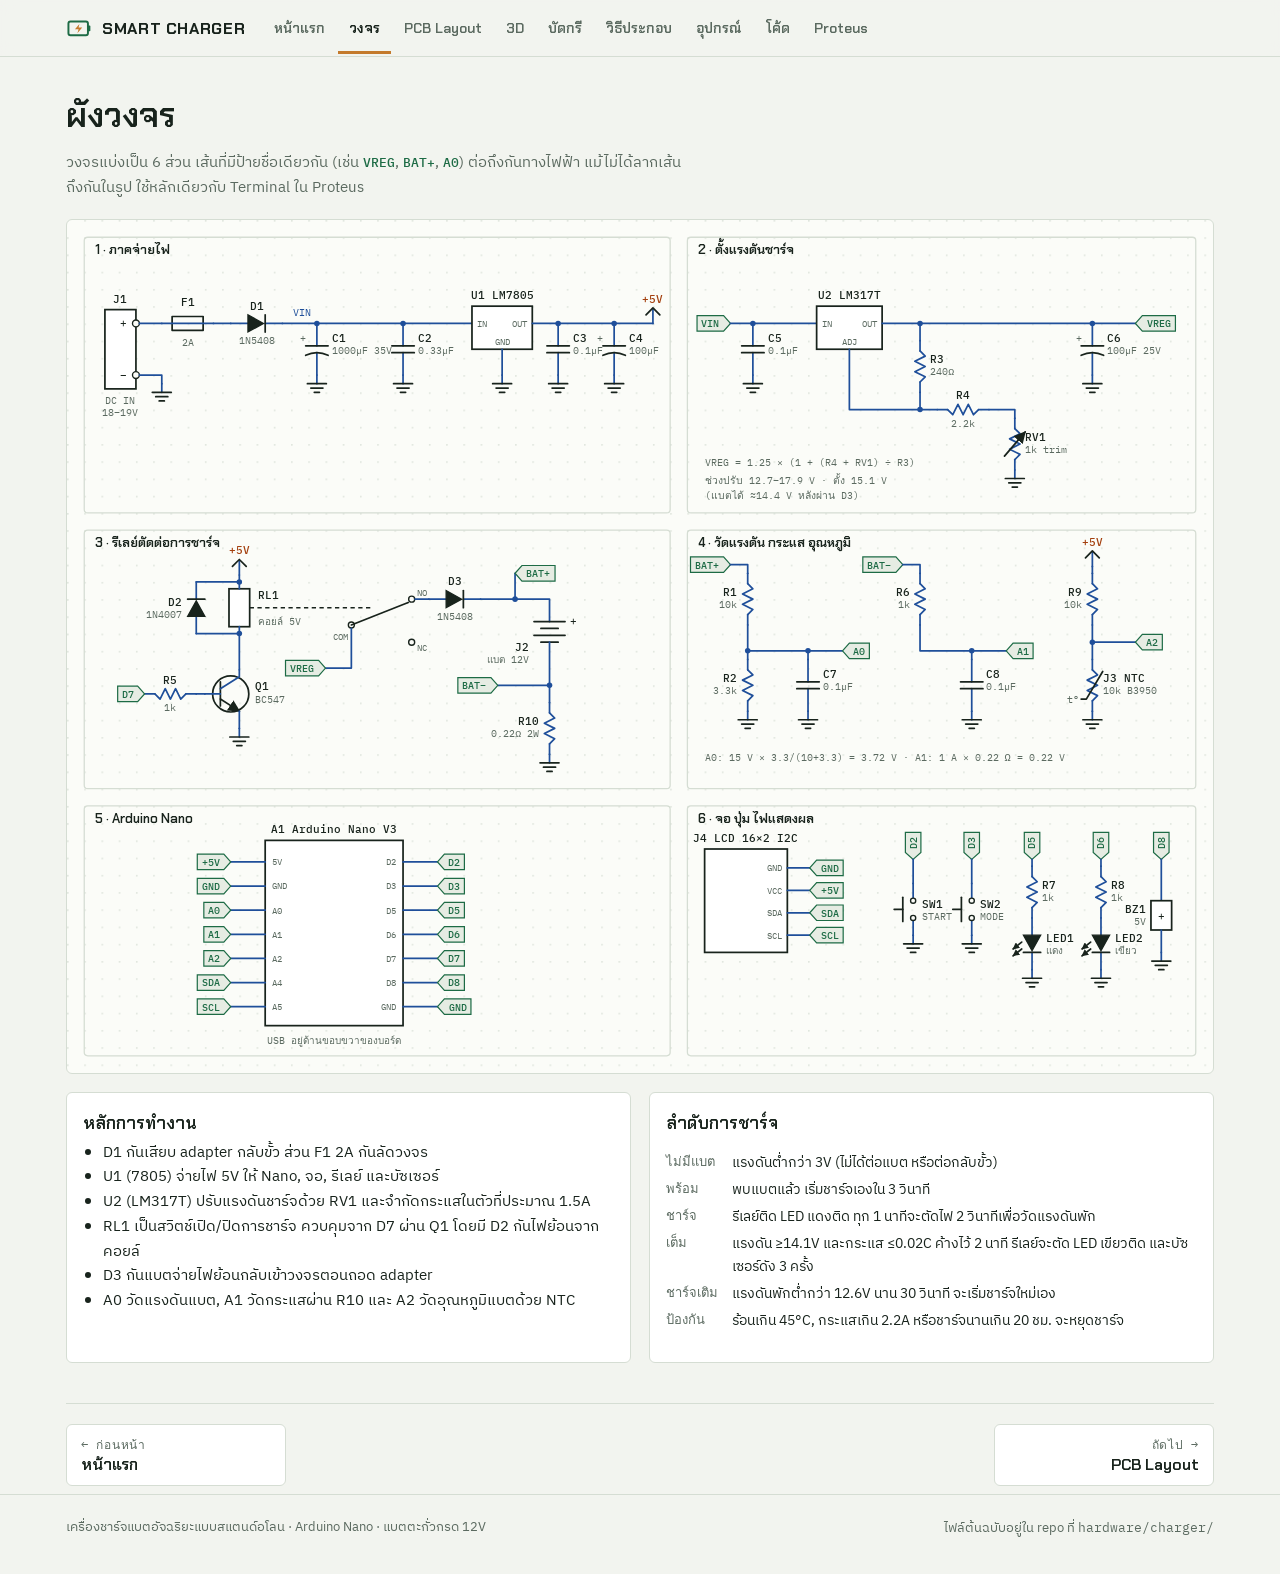
<file: software/static/charger/schematic.html>
<!doctype html>
<html lang="th">
<head>
<meta charset="utf-8">
<meta name="viewport" content="width=device-width,initial-scale=1">
<title>ผังวงจร · Smart Charger</title>
<meta name="description" content="เครื่องชาร์จแบตตะกั่วกรด 12V แบบสแตนด์อโลน ใช้ Arduino Nano">
<link rel="icon" href="data:image/svg+xml,%3Csvg xmlns='http://www.w3.org/2000/svg' viewBox='0 0 32 32'%3E%3Crect x='3' y='8' width='24' height='17' rx='2.5' fill='none' stroke='%231d6b45' stroke-width='2.4'/%3E%3Crect x='27' y='13' width='3' height='7' rx='1' fill='%231d6b45'/%3E%3Cpath d='M16.5 11 11 17.5h4.5L14 22.5l6-7h-4.5z' fill='%23c47a2c'/%3E%3C/svg%3E">
<link rel="preconnect" href="https://fonts.googleapis.com">
<link rel="preconnect" href="https://fonts.gstatic.com" crossorigin>
<link rel="stylesheet" href="https://fonts.googleapis.com/css2?family=Chakra+Petch:wght@500;600;700&family=IBM+Plex+Sans+Thai:wght@400;500;600&family=IBM+Plex+Mono:wght@400;500&display=swap">
<link rel="stylesheet" href="assets/site.css">
</head>
<body>
<header class="site"><div class="wrap"><a class="brand" href="index.html"><svg viewBox="0 0 32 32" aria-hidden="true"><rect x="3" y="8" width="24" height="17" rx="2.5" fill="none" stroke="var(--accent)" stroke-width="2.4"/><rect x="27" y="13" width="3" height="7" rx="1" fill="var(--accent)"/><path d="M16.5 11 11 17.5h4.5L14 22.5l6-7h-4.5z" fill="var(--copper)"/></svg>SMART CHARGER</a><nav class="site" aria-label="เมนูหลัก"><a href="index.html">หน้าแรก</a><a href="schematic.html">วงจร</a><a href="pcb.html">PCB Layout</a><a href="3d.html">3D</a><a href="solder.html">บัดกรี</a><a href="build.html">วิธีประกอบ</a><a href="bom.html">อุปกรณ์</a><a href="code.html">โค้ด</a><a href="proteus.html">Proteus</a></nav></div></header>
<div class="wrap">
<main class="page">
  <div>
    <h2>ผังวงจร</h2>
    <p class="lead">วงจรแบ่งเป็น 6 ส่วน เส้นที่มีป้ายชื่อเดียวกัน (เช่น <span class="net">VREG</span>, <span class="net">BAT+</span>, <span class="net">A0</span>) ต่อถึงกันทางไฟฟ้า แม้ไม่ได้ลากเส้นถึงกันในรูป ใช้หลักเดียวกับ Terminal ใน Proteus</p>
  </div>
  <div id="sch" class="scroll"><div class="sch-min" id="schsvg"></div></div>
  <div class="grid2">
    <div class="panel"><h3>หลักการทำงาน</h3>
      <ul class="tight">
        <li>D1 กันเสียบ adapter กลับขั้ว ส่วน F1 2A กันลัดวงจร</li>
        <li>U1 (7805) จ่ายไฟ 5V ให้ Nano, จอ, รีเลย์ และบัซเซอร์</li>
        <li>U2 (LM317T) ปรับแรงดันชาร์จด้วย RV1 และจำกัดกระแสในตัวที่ประมาณ 1.5A</li>
        <li>RL1 เป็นสวิตช์เปิด/ปิดการชาร์จ ควบคุมจาก D7 ผ่าน Q1 โดยมี D2 กันไฟย้อนจากคอยล์</li>
        <li>D3 กันแบตจ่ายไฟย้อนกลับเข้าวงจรตอนถอด adapter</li>
        <li>A0 วัดแรงดันแบต, A1 วัดกระแสผ่าน R10 และ A2 วัดอุณหภูมิแบตด้วย NTC</li>
      </ul>
    </div>
    <div class="panel"><h3>ลำดับการชาร์จ</h3>
      <dl class="kv">
        <dt>ไม่มีแบต</dt><dd>แรงดันต่ำกว่า 3V (ไม่ได้ต่อแบต หรือต่อกลับขั้ว)</dd>
        <dt>พร้อม</dt><dd>พบแบตแล้ว เริ่มชาร์จเองใน 3 วินาที</dd>
        <dt>ชาร์จ</dt><dd>รีเลย์ติด LED แดงติด ทุก 1 นาทีจะตัดไฟ 2 วินาทีเพื่อวัดแรงดันพัก</dd>
        <dt>เต็ม</dt><dd>แรงดัน ≥14.1V และกระแส ≤0.02C ค้างไว้ 2 นาที รีเลย์จะตัด LED เขียวติด และบัซเซอร์ดัง 3 ครั้ง</dd>
        <dt>ชาร์จเติม</dt><dd>แรงดันพักต่ำกว่า 12.6V นาน 30 วินาที จะเริ่มชาร์จใหม่เอง</dd>
        <dt>ป้องกัน</dt><dd>ร้อนเกิน 45°C, กระแสเกิน 2.2A หรือชาร์จนานเกิน 20 ชม. จะหยุดชาร์จ</dd>
      </dl>
    </div>
  </div>
</main>
<nav class="pager" aria-label="หน้าก่อนหน้าและถัดไป"><a href="index.html"><small>← ก่อนหน้า</small>หน้าแรก</a><a class="next" href="pcb.html"><small>ถัดไป →</small>PCB Layout</a></nav>
</div>
<footer class="site"><div class="wrap"><span>เครื่องชาร์จแบตอัจฉริยะแบบสแตนด์อโลน · Arduino Nano · แบตตะกั่วกรด 12V</span><span>ไฟล์ต้นฉบับอยู่ใน repo ที่ <span class="mono">hardware/charger/</span></span></div></footer>
<script src="assets/data.js"></script>

<script src="assets/app.js"></script>
</body>
</html>
</file>
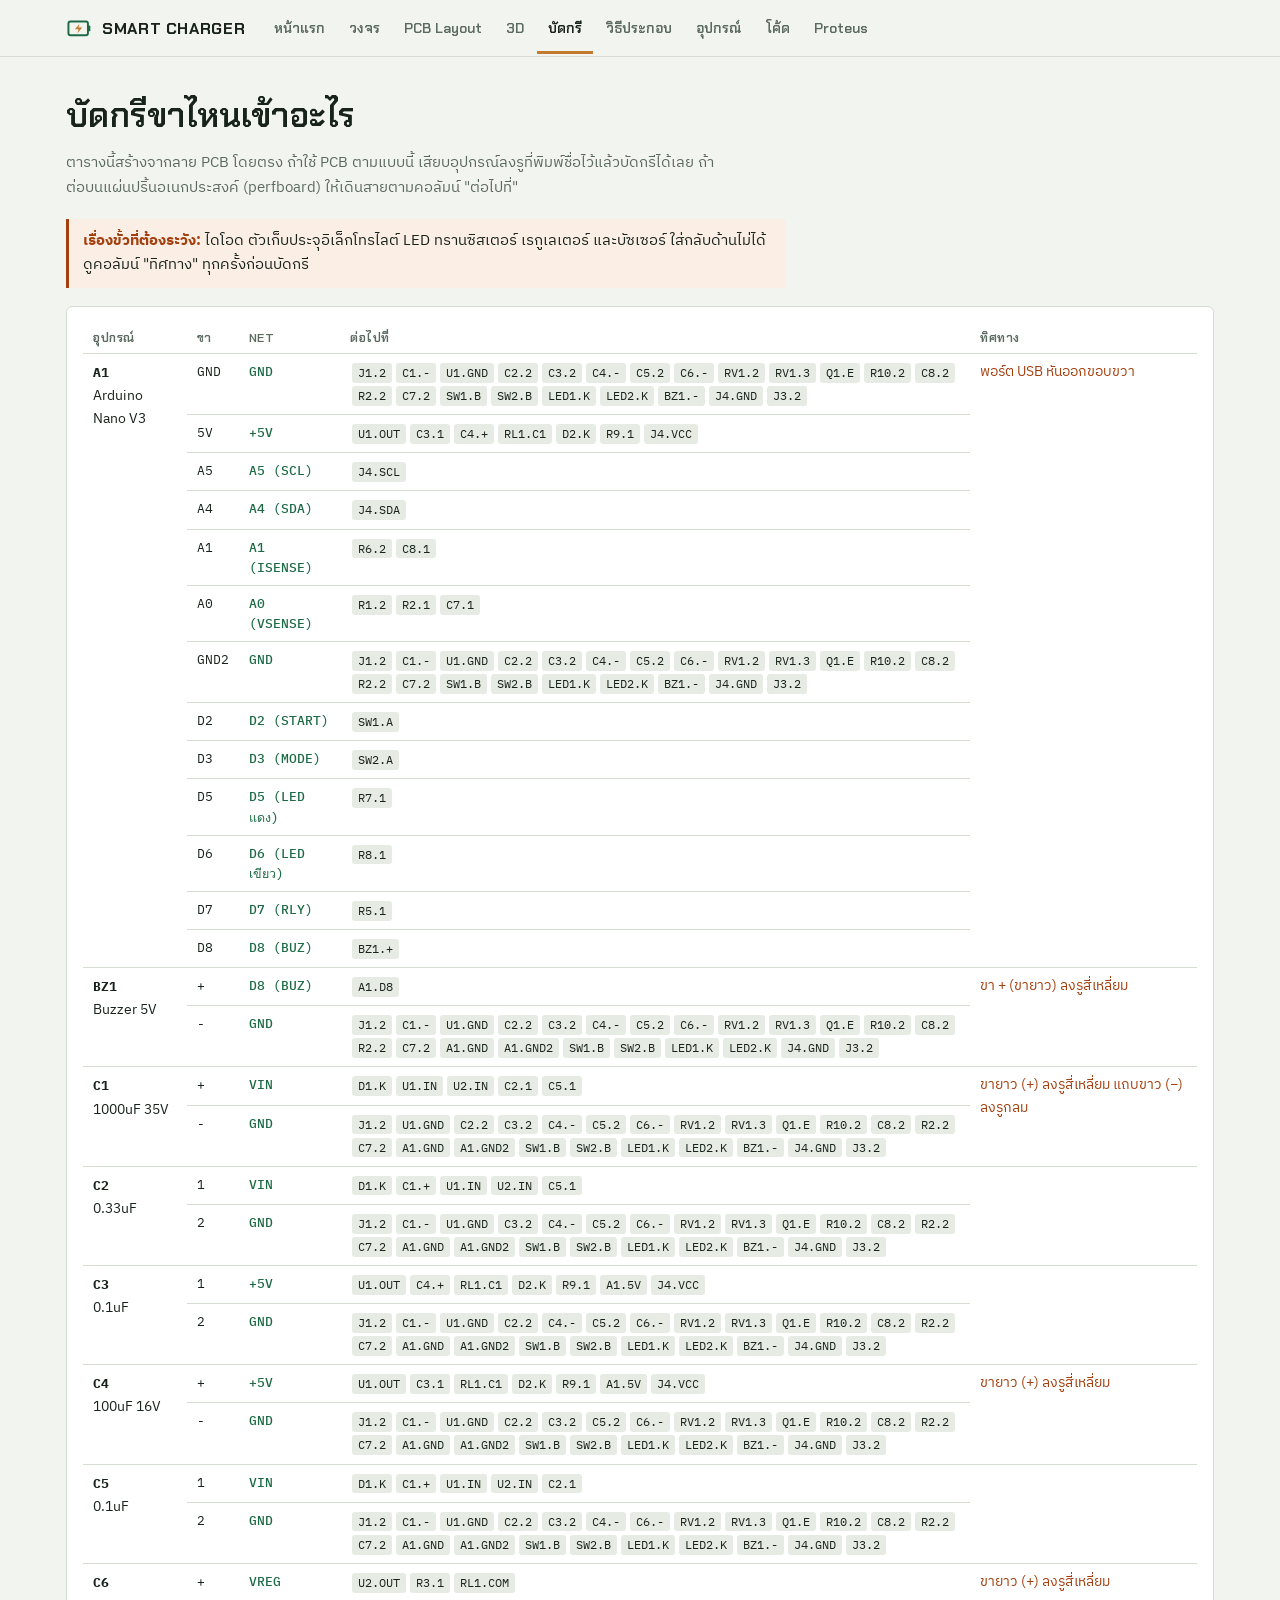
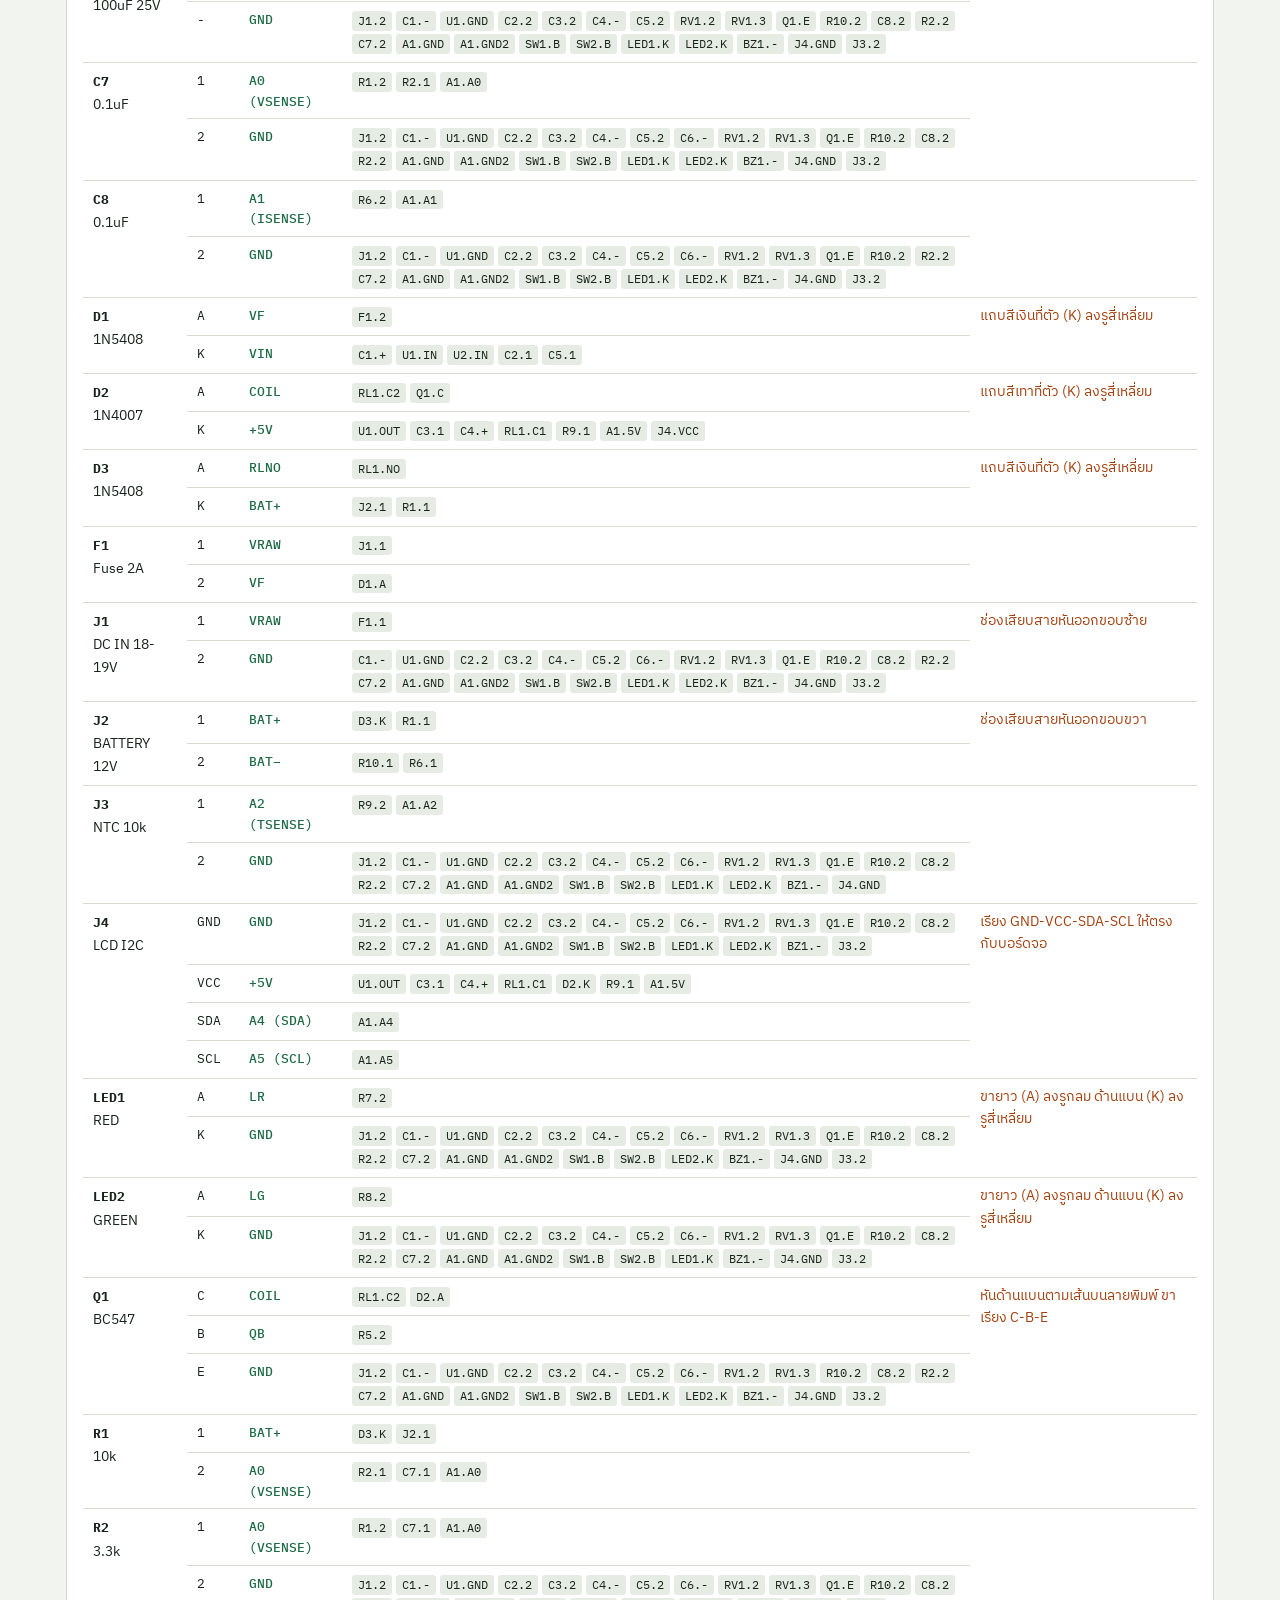
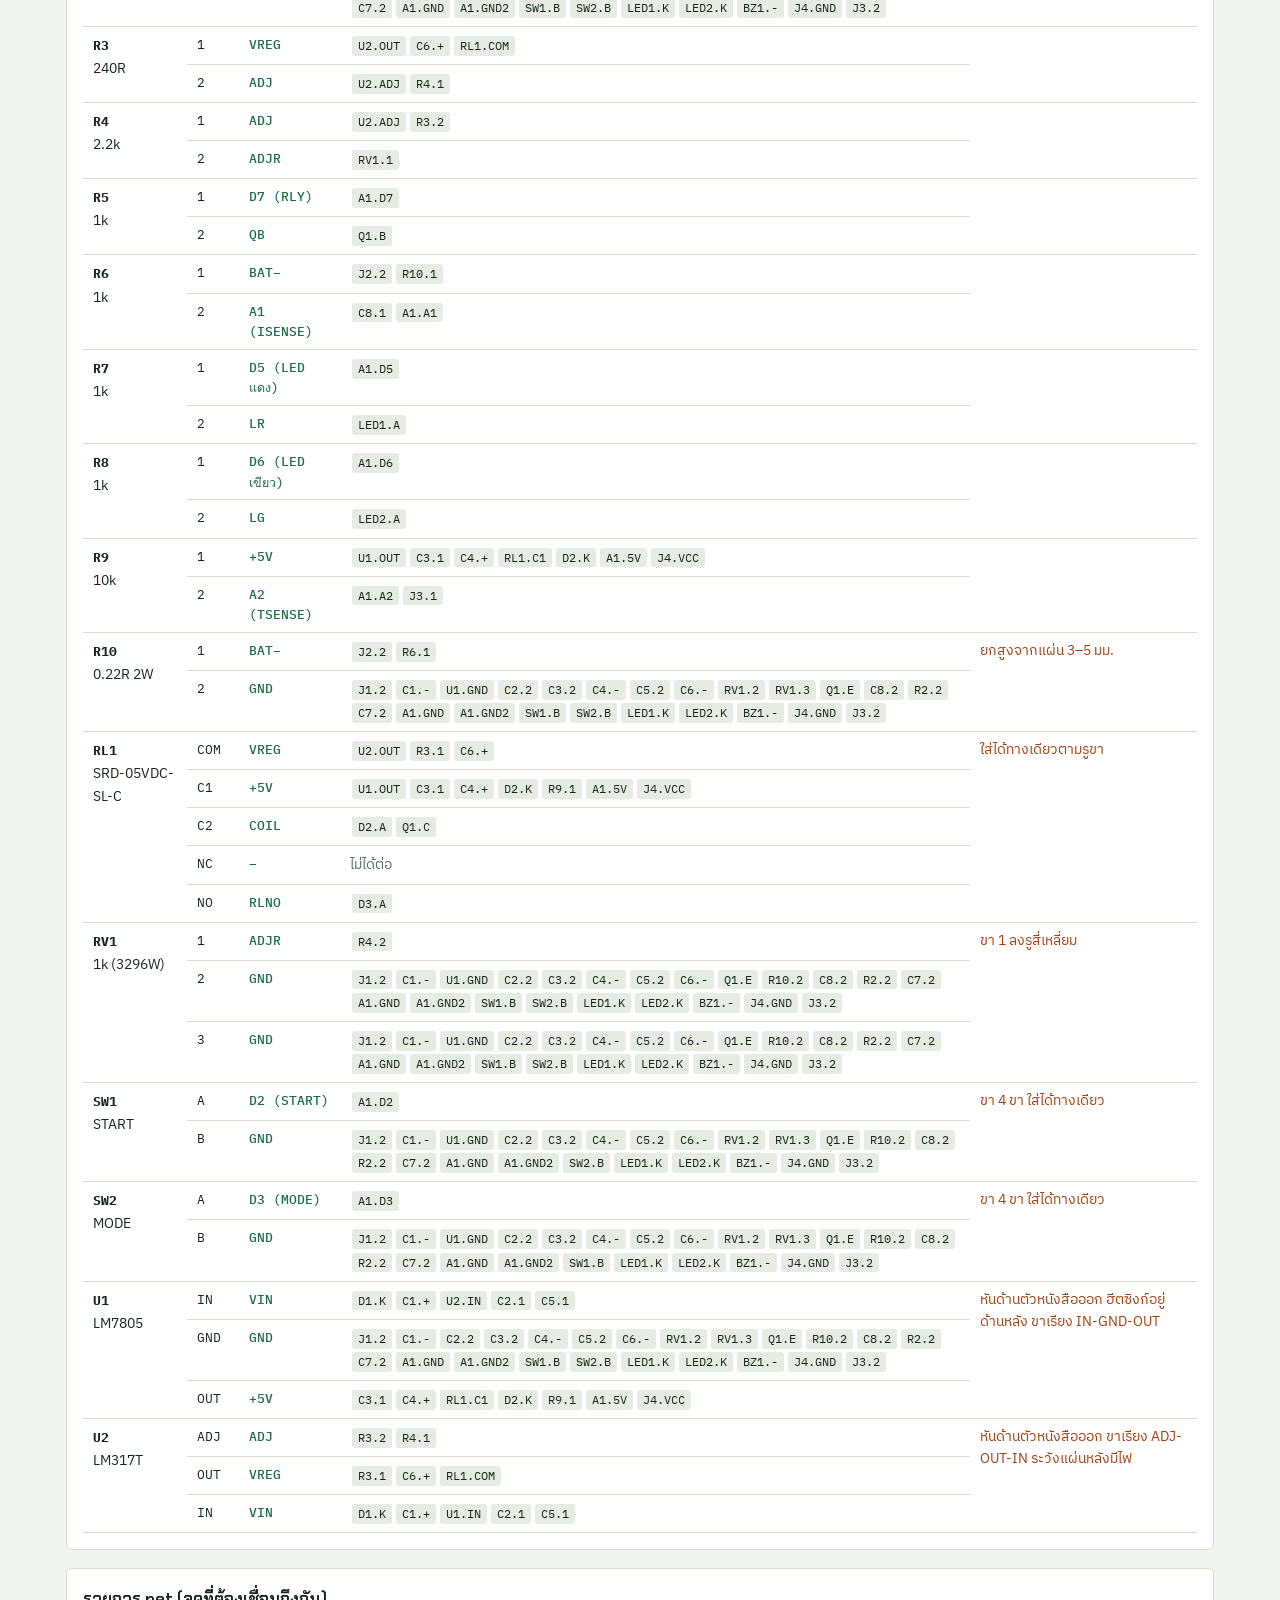
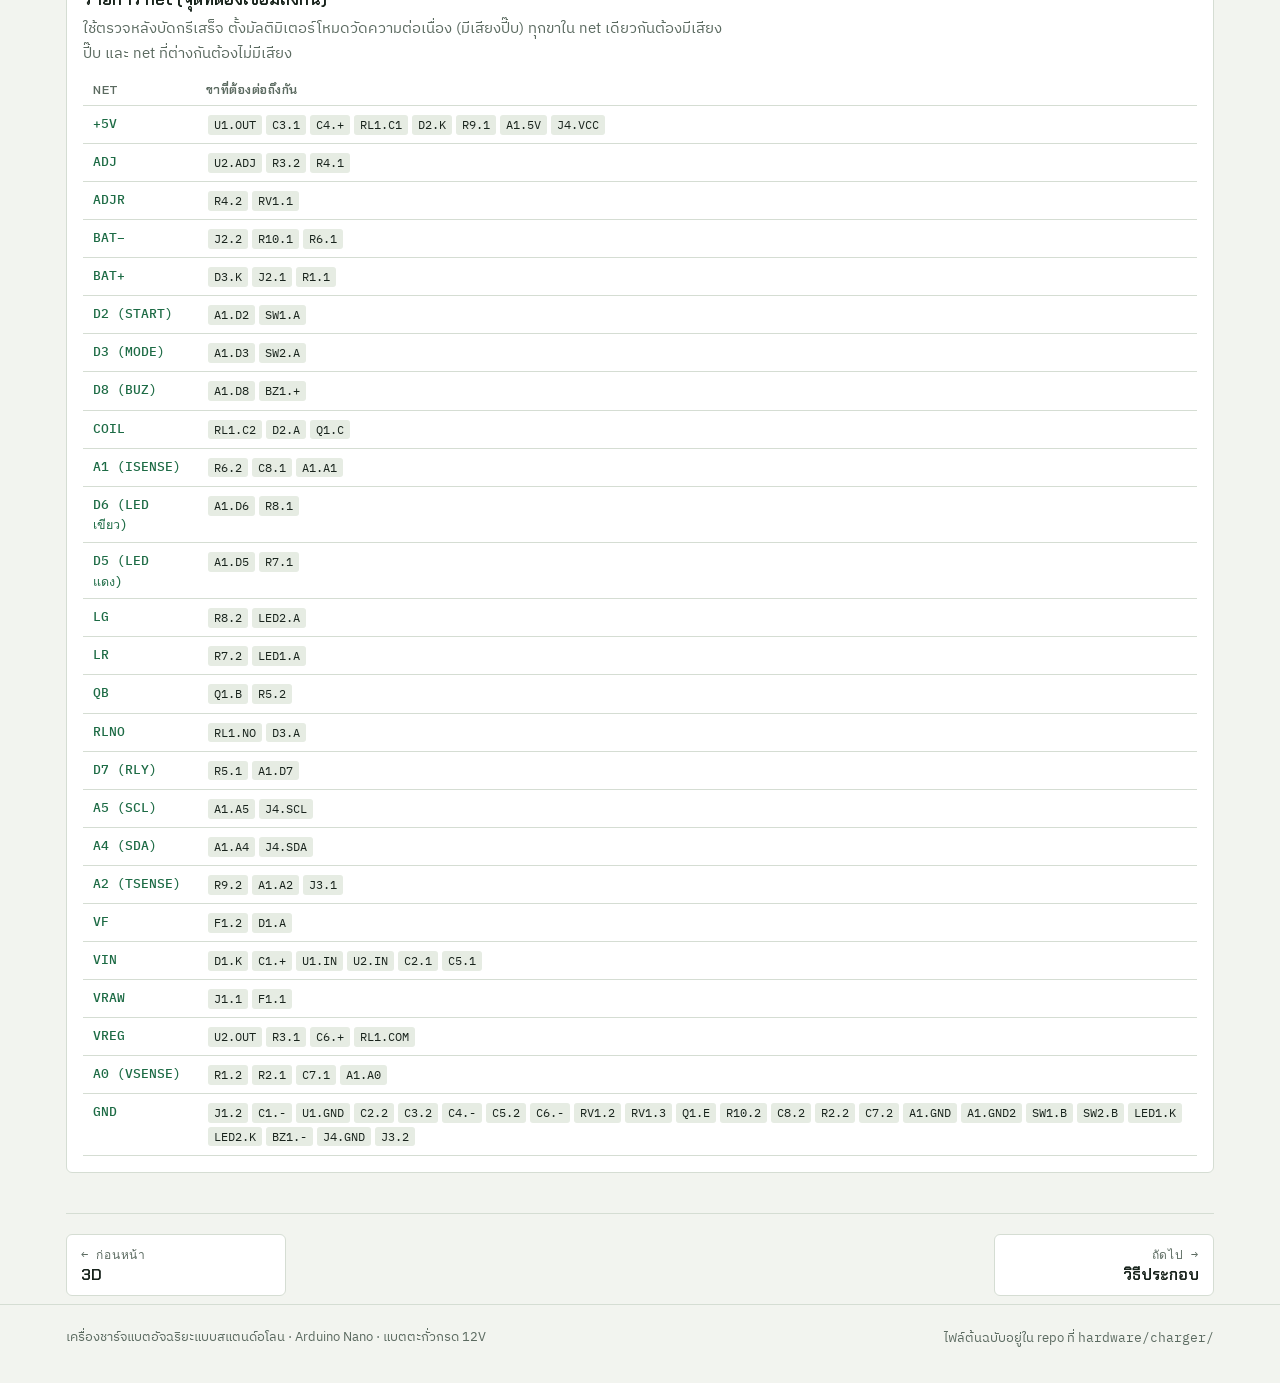
<file: software/static/charger/solder.html>
<!doctype html>
<html lang="th">
<head>
<meta charset="utf-8">
<meta name="viewport" content="width=device-width,initial-scale=1">
<title>ตารางบัดกรี · Smart Charger</title>
<meta name="description" content="เครื่องชาร์จแบตตะกั่วกรด 12V แบบสแตนด์อโลน ใช้ Arduino Nano">
<link rel="icon" href="data:image/svg+xml,%3Csvg xmlns='http://www.w3.org/2000/svg' viewBox='0 0 32 32'%3E%3Crect x='3' y='8' width='24' height='17' rx='2.5' fill='none' stroke='%231d6b45' stroke-width='2.4'/%3E%3Crect x='27' y='13' width='3' height='7' rx='1' fill='%231d6b45'/%3E%3Cpath d='M16.5 11 11 17.5h4.5L14 22.5l6-7h-4.5z' fill='%23c47a2c'/%3E%3C/svg%3E">
<link rel="preconnect" href="https://fonts.googleapis.com">
<link rel="preconnect" href="https://fonts.gstatic.com" crossorigin>
<link rel="stylesheet" href="https://fonts.googleapis.com/css2?family=Chakra+Petch:wght@500;600;700&family=IBM+Plex+Sans+Thai:wght@400;500;600&family=IBM+Plex+Mono:wght@400;500&display=swap">
<link rel="stylesheet" href="assets/site.css">
</head>
<body>
<header class="site"><div class="wrap"><a class="brand" href="index.html"><svg viewBox="0 0 32 32" aria-hidden="true"><rect x="3" y="8" width="24" height="17" rx="2.5" fill="none" stroke="var(--accent)" stroke-width="2.4"/><rect x="27" y="13" width="3" height="7" rx="1" fill="var(--accent)"/><path d="M16.5 11 11 17.5h4.5L14 22.5l6-7h-4.5z" fill="var(--copper)"/></svg>SMART CHARGER</a><nav class="site" aria-label="เมนูหลัก"><a href="index.html">หน้าแรก</a><a href="schematic.html">วงจร</a><a href="pcb.html">PCB Layout</a><a href="3d.html">3D</a><a href="solder.html">บัดกรี</a><a href="build.html">วิธีประกอบ</a><a href="bom.html">อุปกรณ์</a><a href="code.html">โค้ด</a><a href="proteus.html">Proteus</a></nav></div></header>
<div class="wrap">
<main class="page">
  <div>
    <h2>บัดกรีขาไหนเข้าอะไร</h2>
    <p class="lead">ตารางนี้สร้างจากลาย PCB โดยตรง ถ้าใช้ PCB ตามแบบนี้ เสียบอุปกรณ์ลงรูที่พิมพ์ชื่อไว้แล้วบัดกรีได้เลย ถ้าต่อบนแผ่นปริ้นอเนกประสงค์ (perfboard) ให้เดินสายตามคอลัมน์ "ต่อไปที่"</p>
  </div>
  <div class="note"><b>เรื่องขั้วที่ต้องระวัง:</b> ไดโอด ตัวเก็บประจุอิเล็กโทรไลต์ LED ทรานซิสเตอร์ เรกูเลเตอร์ และบัซเซอร์ ใส่กลับด้านไม่ได้ ดูคอลัมน์ "ทิศทาง" ทุกครั้งก่อนบัดกรี</div>
  <div class="panel scroll"><table id="solderTbl"></table></div>
  <div class="panel"><h3>รายการ net (จุดที่ต้องเชื่อมถึงกัน)</h3>
    <p class="lead" style="margin-bottom:8px">ใช้ตรวจหลังบัดกรีเสร็จ ตั้งมัลติมิเตอร์โหมดวัดความต่อเนื่อง (มีเสียงปี๊บ) ทุกขาใน net เดียวกันต้องมีเสียงปี๊บ และ net ที่ต่างกันต้องไม่มีเสียง</p>
    <div class="scroll"><table id="netTbl"></table></div>
  </div>
</main>
<nav class="pager" aria-label="หน้าก่อนหน้าและถัดไป"><a href="3d.html"><small>← ก่อนหน้า</small>3D</a><a class="next" href="build.html"><small>ถัดไป →</small>วิธีประกอบ</a></nav>
</div>
<footer class="site"><div class="wrap"><span>เครื่องชาร์จแบตอัจฉริยะแบบสแตนด์อโลน · Arduino Nano · แบตตะกั่วกรด 12V</span><span>ไฟล์ต้นฉบับอยู่ใน repo ที่ <span class="mono">hardware/charger/</span></span></div></footer>
<script src="assets/data.js"></script>

<script src="assets/app.js"></script>
</body>
</html>
</file>
<file: software/static/charger/assets/site.css>
/* Layout: one bench-sheet column, sticky tab rail, each tab a full working view */
:root{
  --bg:#f2f4ef; --surface:#ffffff; --ink:#18231c; --muted:#5b6a60; --line:#d5ddd3;
  --mask:#1d5c3c; --copper:#c47a2c; --accent:#1d6b45; --accent-ink:#ffffff;
  --paper:#fbfcf8; --wire:#1f4f9a; --sym:#18231c; --warn:#a4400f; --warn-bg:#fbeee4;
  --chip:#e6ece3;
  --f-display:"Chakra Petch","IBM Plex Sans Thai",system-ui,sans-serif;
  --f-body:"IBM Plex Sans Thai",system-ui,sans-serif;
  --f-mono:"IBM Plex Mono",ui-monospace,Menlo,monospace;
}
@media (prefers-color-scheme: dark){:root:not([data-theme="light"]){
  --bg:#0f1512; --surface:#16201b; --ink:#e3ebe4; --muted:#9aab9f; --line:#2a3830;
  --mask:#1d5c3c; --copper:#e0a061; --accent:#5fc28d; --accent-ink:#0b1410;
  --paper:#121a16; --wire:#7fb0ff; --sym:#dfe8e1; --warn:#ffb38a; --warn-bg:#2d1c12;
  --chip:#1f2b24; color-scheme:dark}}
:root[data-theme="dark"]{
  --bg:#0f1512; --surface:#16201b; --ink:#e3ebe4; --muted:#9aab9f; --line:#2a3830;
  --mask:#1d5c3c; --copper:#e0a061; --accent:#5fc28d; --accent-ink:#0b1410;
  --paper:#121a16; --wire:#7fb0ff; --sym:#dfe8e1; --warn:#ffb38a; --warn-bg:#2d1c12;
  --chip:#1f2b24; color-scheme:dark}
*{box-sizing:border-box}
html{-webkit-text-size-adjust:100%}
body{margin:0;background:var(--bg);color:var(--ink);font-family:var(--f-body);font-size:15px;line-height:1.65}
a{color:var(--accent)}
img{max-width:100%}
.wrap{max-width:1180px;margin:0 auto}
header.top{padding-block:28px 18px;display:grid;gap:10px}
.eyebrow{font-family:var(--f-mono);font-size:12px;letter-spacing:.08em;text-transform:uppercase;color:var(--muted)}
h1{font-family:var(--f-display);font-weight:700;font-size:clamp(26px,4.2vw,40px);line-height:1.15;margin:0;text-wrap:balance}
h2{font-family:var(--f-display);font-weight:600;font-size:22px;margin:0 0 6px;text-wrap:balance}
h3{font-family:var(--f-display);font-weight:600;font-size:17px;margin:0 0 4px}
.specs{display:flex;flex-wrap:wrap;gap:8px}
.spec{font-family:var(--f-mono);font-size:12.5px;background:var(--chip);border-radius:4px;padding:3px 9px}
.spec b{font-weight:500;color:var(--accent)}
nav.tabs{position:sticky;top:env(safe-area-inset-top,0px);z-index:5;background:var(--bg);border-bottom:1px solid var(--line);display:flex;gap:2px;overflow-x:auto;scrollbar-width:none;margin-bottom:22px}
nav.tabs button{font:600 14.5px var(--f-display);color:var(--muted);background:none;border:0;border-bottom:3px solid transparent;padding:11px 14px 9px;cursor:pointer;white-space:nowrap}
nav.tabs button[aria-selected="true"]{color:var(--ink);border-bottom-color:var(--copper)}
nav.tabs button:focus-visible{outline:2px solid var(--accent);outline-offset:-2px}
section.tab{display:grid;gap:18px}
section.tab[hidden],[hidden]{display:none!important}
.lead{color:var(--muted);max-width:72ch;margin:0}
.panel{background:var(--surface);border:1px solid var(--line);border-radius:6px;padding:16px;min-width:0}
.scroll{overflow-x:auto}
.toolbar{display:flex;flex-wrap:wrap;gap:8px;align-items:center}
.toolbar label{display:inline-flex;gap:6px;align-items:center;font-size:13.5px;background:var(--chip);padding:4px 10px;border-radius:4px;cursor:pointer}
.btn{font:500 13.5px var(--f-body);background:var(--chip);color:var(--ink);border:1px solid var(--line);border-radius:4px;padding:5px 12px;cursor:pointer}
.btn:hover{border-color:var(--accent)}
.btn.primary{background:var(--accent);color:var(--accent-ink);border-color:var(--accent)}
.btn:focus-visible,select:focus-visible{outline:2px solid var(--accent);outline-offset:1px}
select{font:inherit;font-size:13.5px;background:var(--surface);color:var(--ink);border:1px solid var(--line);border-radius:4px;padding:4px 8px;max-width:100%}
.note{border-left:3px solid var(--warn);background:var(--warn-bg);padding:10px 14px;border-radius:0 4px 4px 0;max-width:80ch}
.note b{color:var(--warn)}
.grid2{display:grid;grid-template-columns:repeat(auto-fit,minmax(min(100%,340px),1fr));gap:18px}
table{border-collapse:collapse;width:100%;font-size:14px}
th,td{text-align:left;padding:7px 10px;border-bottom:1px solid var(--line);vertical-align:top}
th{font:600 12.5px var(--f-display);letter-spacing:.04em;color:var(--muted);text-transform:uppercase;background:var(--surface);position:sticky;top:0}
td.mono,.mono{font-family:var(--f-mono);font-size:13px;font-variant-numeric:tabular-nums}
tr.grp td{background:var(--chip);font:600 13px var(--f-display);letter-spacing:.03em}
.pin{display:inline-block;font-family:var(--f-mono);font-size:12px;background:var(--chip);border-radius:3px;padding:0 6px;margin:1px 2px;white-space:nowrap}
.net{font-family:var(--f-mono);font-size:12.5px;color:var(--accent);font-weight:500}
.pol{color:var(--warn);font-size:13.5px}
ol.steps{counter-reset:s;list-style:none;padding:0;margin:0;display:grid;gap:14px}
ol.steps>li{counter-increment:s;display:grid;grid-template-columns:44px 1fr;gap:12px;align-items:start}
ol.steps>li::before{content:counter(s);font:700 20px var(--f-display);color:var(--copper);border:2px solid var(--copper);border-radius:50%;width:38px;height:38px;display:grid;place-items:center}
ol.steps li div{min-width:0}
ol.steps p{margin:2px 0 0;color:var(--muted)}
ul.tight{margin:4px 0 0;padding-left:20px}
#sch svg,#pcbsvg{display:block;width:100%;height:auto}
#sch{background:var(--paper);border:1px solid var(--line);border-radius:6px}
.sch-min{min-width:880px}
#pcbbox{background:#0c1410;border-radius:6px;padding:10px;position:relative}
#pcbbox .pcb-min{min-width:640px}
#hover{font-family:var(--f-mono);font-size:13px;min-height:22px;color:var(--muted)}
#hover b{color:var(--ink)}
.view3d{position:relative;height:min(68vh,620px);min-height:360px;border-radius:6px;overflow:hidden;background:radial-gradient(ellipse at 50% 30%,#2a3530,#0d1210)}
.view3d canvas{display:block;width:100%;height:100%;touch-action:none;cursor:grab}
.tip3d{position:absolute;pointer-events:none;background:rgba(10,16,13,.9);color:#e8f0ea;font:12.5px var(--f-mono);padding:4px 8px;border-radius:4px;white-space:nowrap;transform:translate(12px,12px)}
.hint3d{position:absolute;left:12px;bottom:10px;color:#b9c8bd;font-size:12.5px}
pre.code{background:#0f1613;color:#d8e6dc;font:13px/1.55 var(--f-mono);padding:16px;border-radius:6px;overflow:auto;max-height:640px;margin:0}
.legend{display:flex;flex-wrap:wrap;gap:14px;font-size:13px;color:var(--muted)}
.legend i{display:inline-block;width:14px;height:6px;border-radius:2px;margin-right:6px;vertical-align:middle}
.kv{display:grid;grid-template-columns:max-content 1fr;gap:4px 14px;font-size:14px}
.kv dt{font-family:var(--f-mono);font-size:13px;color:var(--muted)}
.kv dd{margin:0}
@media (prefers-reduced-motion:reduce){*{transition:none!important;animation:none!important}}

/* ---- site chrome ---- */
.wrap{max-width:1180px;margin:0 auto;padding-inline:16px}
header.site{position:sticky;top:0;z-index:10;background:color-mix(in srgb,var(--bg) 92%,transparent);backdrop-filter:blur(8px);border-bottom:1px solid var(--line)}
header.site .wrap{display:flex;align-items:center;gap:18px;min-height:56px}
.brand{display:flex;align-items:center;gap:10px;font:700 16px var(--f-display);letter-spacing:.04em;color:var(--ink);text-decoration:none;white-space:nowrap}
.brand svg{width:26px;height:26px;flex:none}
nav.site{display:flex;gap:2px;overflow-x:auto;scrollbar-width:none;min-width:0}
nav.site::-webkit-scrollbar{display:none}
nav.site a{font:600 14px var(--f-display);color:var(--muted);text-decoration:none;padding:17px 11px 14px;border-bottom:3px solid transparent;white-space:nowrap}
nav.site a:hover{color:var(--ink)}
nav.site a[aria-current="page"]{color:var(--ink);border-bottom-color:var(--copper)}
nav.site a:focus-visible,.brand:focus-visible,.card:focus-visible,.pager a:focus-visible{outline:2px solid var(--accent);outline-offset:2px}
main.page{display:grid;gap:18px;padding-block:30px 40px}
main.page h2:first-of-type{font-size:clamp(26px,3.6vw,34px);margin-bottom:8px}
.pager{display:flex;justify-content:space-between;gap:12px;flex-wrap:wrap;border-top:1px solid var(--line);padding-block:20px 8px}
.pager a{display:grid;text-decoration:none;color:var(--ink);font:600 16px var(--f-display);padding:10px 14px;border:1px solid var(--line);border-radius:6px;background:var(--surface);min-width:min(100%,220px)}
.pager a small{font:400 12px var(--f-mono);color:var(--muted);letter-spacing:.06em;text-transform:uppercase}
.pager a.next{text-align:right;margin-left:auto}
footer.site{border-top:1px solid var(--line);color:var(--muted);font-size:13px;padding-block:22px 34px}
footer.site .wrap{display:flex;flex-wrap:wrap;gap:8px 24px;justify-content:space-between}
/* ---- home ---- */
.hero{display:grid;grid-template-columns:minmax(0,1fr) minmax(0,1.15fr);gap:28px;align-items:center;padding-block:36px 10px}
.hero h1{font-size:clamp(30px,4.6vw,50px)}
.hero p.lead{font-size:16.5px;margin-block:14px 18px}
.hero .view3d{height:440px;min-height:300px}
.cta{display:flex;flex-wrap:wrap;gap:10px;margin-top:20px}
.cta a{text-decoration:none;font:600 15px var(--f-display);padding:10px 18px;border-radius:5px}
.cta a.primary{background:var(--accent);color:var(--accent-ink)}
.cta a.ghost{border:1px solid var(--line);color:var(--ink);background:var(--surface)}
.flow{display:grid;grid-template-columns:repeat(auto-fit,minmax(min(100%,200px),1fr));gap:12px;counter-reset:f;list-style:none;padding:0;margin:0}
.flow li{counter-increment:f;background:var(--surface);border:1px solid var(--line);border-radius:6px;padding:14px 16px;position:relative}
.flow li::before{content:counter(f);font:700 13px var(--f-mono);color:var(--copper);display:block;margin-bottom:4px}
.flow b{font:600 16px var(--f-display);display:block}
.flow span{color:var(--muted);font-size:14px}
.cards{display:grid;grid-template-columns:repeat(auto-fit,minmax(min(100%,250px),1fr));gap:14px}
.card{display:grid;gap:6px;align-content:start;text-decoration:none;color:var(--ink);background:var(--surface);border:1px solid var(--line);border-radius:6px;padding:16px 18px;transition:border-color .15s,transform .15s}
.card:hover{border-color:var(--copper);transform:translateY(-2px)}
.card b{font:600 17px var(--f-display)}
.card span{color:var(--muted);font-size:14px}
.card i{font:normal 12px var(--f-mono);color:var(--copper);letter-spacing:.06em;text-transform:uppercase}
section.blk{display:grid;gap:14px;padding-block:22px}
section.blk>h2{font-size:24px}
@media (max-width:880px){.hero{grid-template-columns:1fr}.hero .view3d{height:340px}}
</file>
